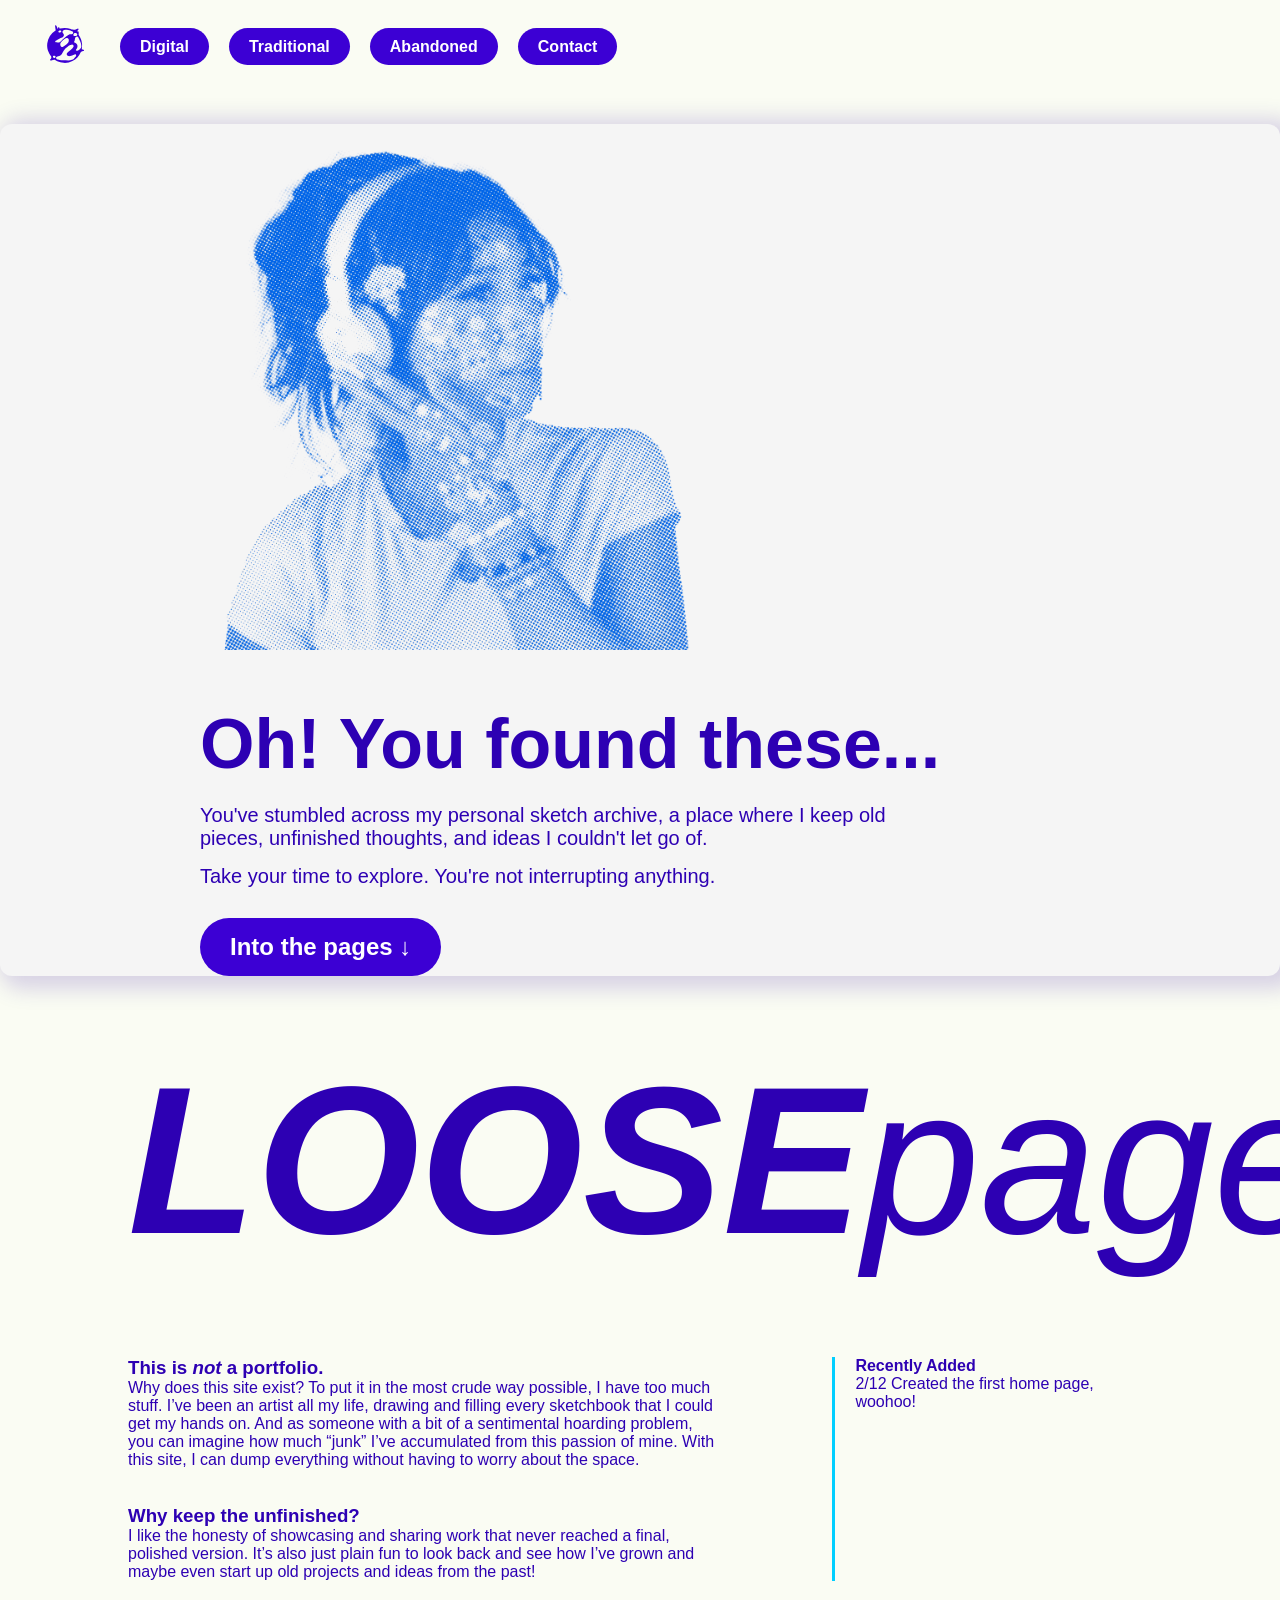
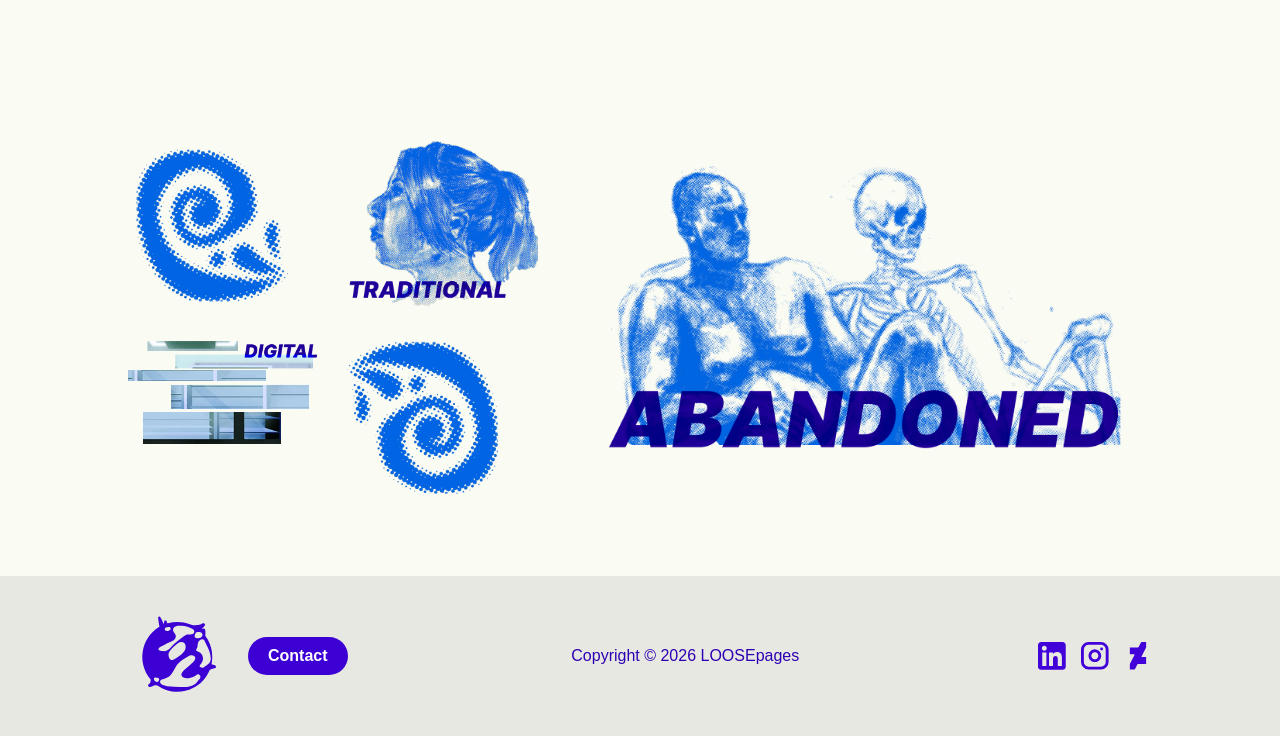
<file: index.html>
<!DOCTYPE html>
<html lang="en">
<head>
    <meta charset="UTF-8">
    <title>LOOSEpages</title>
    <meta name="viewport" content="width=device-width, initial-scale=1.0">
    
<!-- Google tag (gtag.js) -->
<script async src="https://www.googletagmanager.com/gtag/js?id=G-NQSBV1KRGG"></script>
<script>
  window.dataLayer = window.dataLayer || [];
  function gtag(){dataLayer.push(arguments);}
  gtag('js', new Date());

  gtag('config', 'G-NQSBV1KRGG');
</script>
    <link rel="stylesheet" href="loosepagesstyle.css">
    <link rel="icon" type="image/x-icon" href="Favicon.svg">
</head>

<body>

<header class="navbar">
    <div class="nav-container">
       <div class="nav-left">
        <a href="index.html" class="logo">
            <img src="Favicon.svg" alt="Logo">
        </a>

        <nav>
            <ul class="nav-links">
                <li><a href="digitalwork.html">Digital</a></li>
                <li><a href="traditionalwork.html">Traditional</a></li>
                <li><a href="abandoned.html">Abandoned</a></li>
                <li><a href="contact.html">Contact</a></li>
            </ul>
        </nav>
    </div>
    </div>
</header>

<!-- ================= HERO SECTION ================= -->
<section class="hero">
    <div class="hero-content">
        <div class="hero-image">
            <img src="HeroImage.webp" alt="Hero Image">
        </div>

        <div class="hero-text">
            <h1>Oh! You found these...</h1>
            <p>
                You've stumbled across my personal sketch archive,
                a place where I keep old pieces, unfinished thoughts,
                and ideas I couldn't let go of.
            </p>
            <p>Take your time to explore. You're not interrupting anything.</p>
            <a href="#pages" class="cta-button">Into the pages ↓</a>
        </div>
    </div>
  </section>

<!-- ================= TITLE SECTION ================= -->
<section class="title-section">
    <h2 class="big-title">LOOSE<span>pages</span></h2>

    <div class="about-grid">
        <div class="about-text">
            <h3>This is <em>not</em> a portfolio.</h3>
            <p>
             Why does this site exist? To put it in the most crude way possible, I have too
              much stuff. I’ve been an artist all my life, drawing and filling every 
              sketchbook that I could get my hands on. And as someone with a bit of a 
              sentimental hoarding problem, you can imagine how much “junk” I’ve accumulated 
              from this passion of mine. With this site, I can dump everything without having to worry
              about the space.
            </p>
<br><br>
            <h3>Why keep the unfinished?</h3>
            <p>
             I like the honesty of showcasing and sharing work that never reached a final, 
             polished version. It’s also just plain fun to look back and see how I’ve grown
              and maybe even start up old projects and ideas from the past!
            </p>
        </div>

        <div class="recent">
            <h4>Recently Added</h4>
            <p>2/12 Created the first home page, woohoo!</p>
        </div>
    </div>
</section>

<!-- ================= IMAGE GRID ================= -->
<section id="pages" class="image-grid">
    <div class="small-grid">
       <div id="decor-grid"><img src="DECOR.webp" alt="Placeholder"></div>
       <a href="traditionalwork.html"><img src="tradimglink.png" alt="traditionalimglink"></a>  
       <a href="digitalwork.html"><img src="digitalimglink.png" alt="digitalimglink"></a>
       <div id="decor-gridR"><img src="DECOR.webp" alt="Placeholder"></div>
    </div>

    <div class="large-image">
        <a href="abandoned.html"><img src="abandonedimglink.png" alt="Large Placeholder"></a>
    </div>
</section>

</body>

<footer>
    <div class="footer-left">
        <a href="index.html">
            <img src="Favicon.svg" alt="Footer Logo">
        </a>
        <a href="contact.html" class="footer-contact">Contact</a>
    </div>

    <div class="footer-center">
        <p>Copyright © 2026 LOOSEpages</p>
    </div>

    <div class="footer-right">
        <a href="https://www.linkedin.com/in/kaylani-reyes-816a67248"><img src="LI.svg" alt="LinkedIn"></a>
        <a href="https://www.instagram.com/wollypog_/"><img src="IG.svg" alt="Instagram"></a>
        <a href="https://www.deviantart.com/wollypog"><img src="Deviant.svg" alt="deviantart"></a>
    </div>
</footer>
</html>
</file>
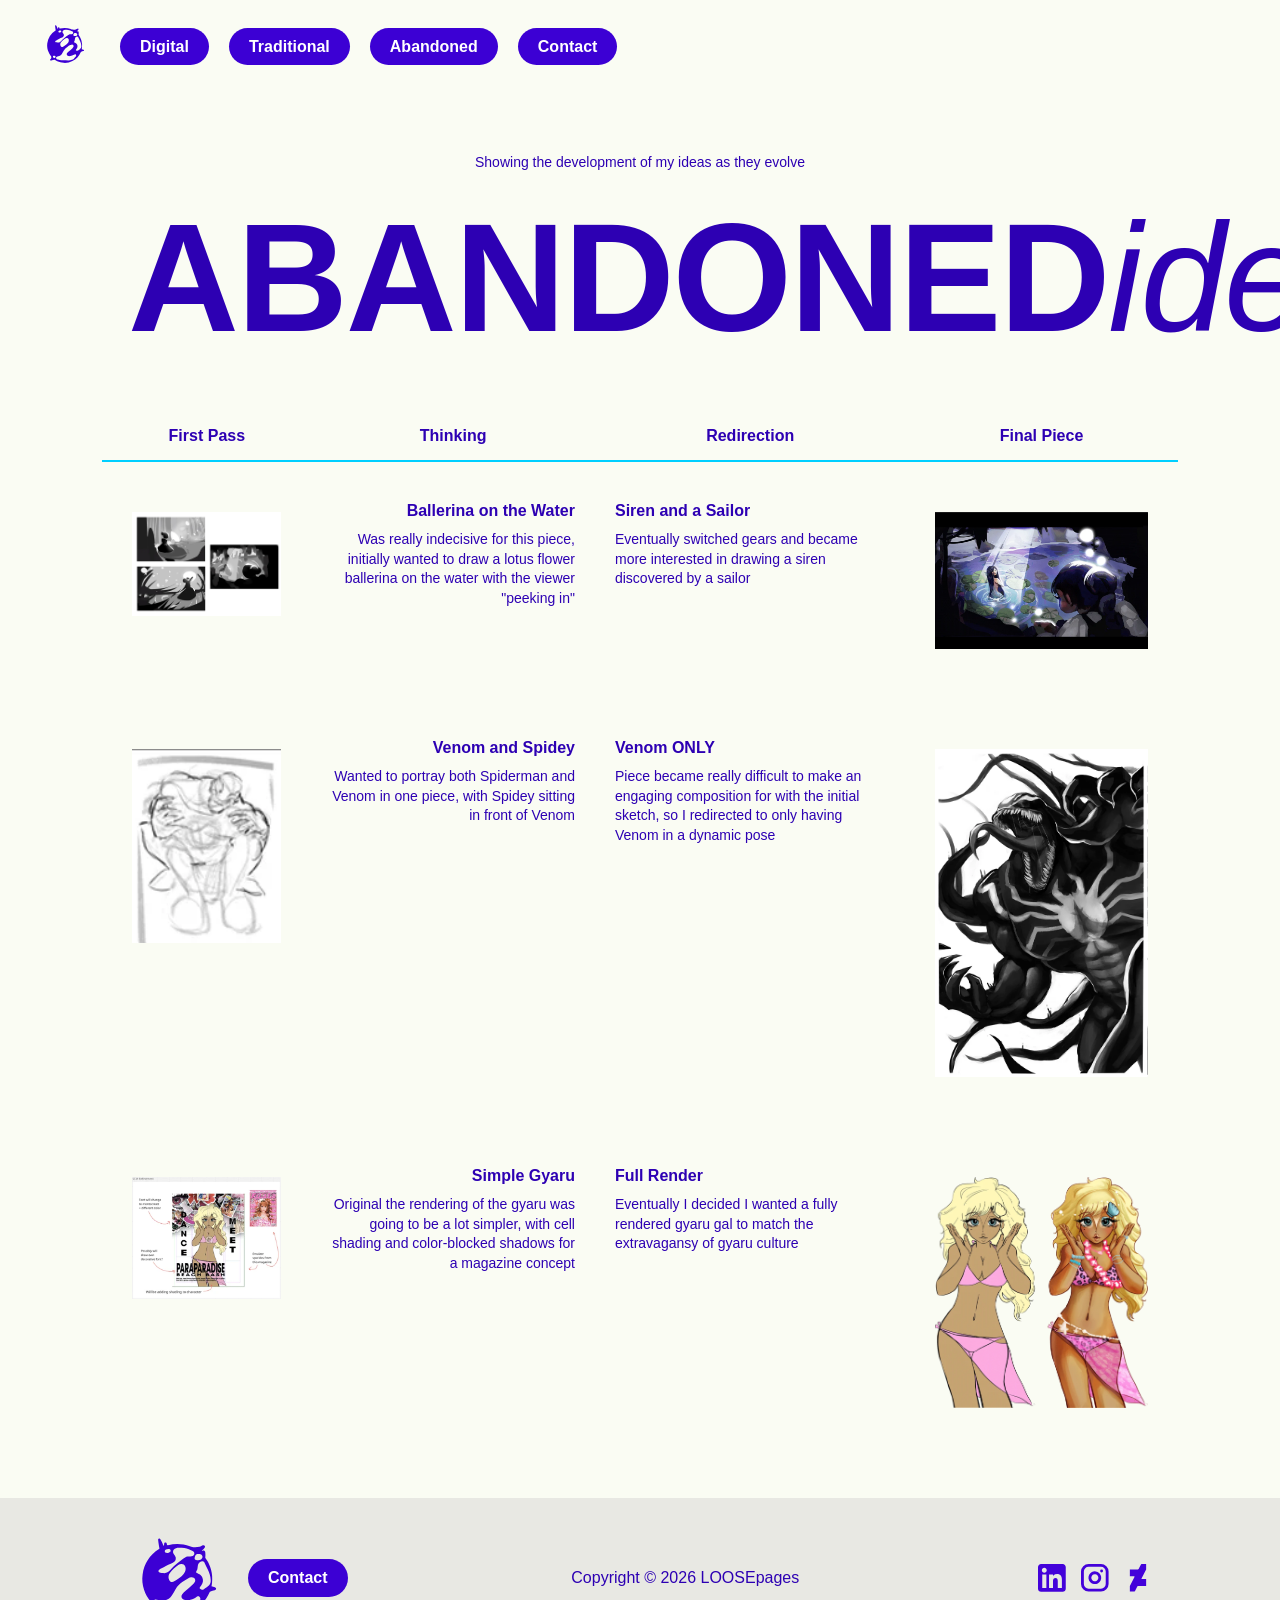
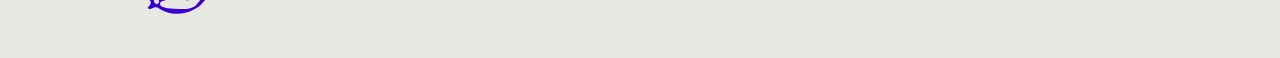
<file: abandoned.html>
<!DOCTYPE html>
<html lang="en">
<head>
    <meta charset="UTF-8">
    <title>Abandoned Ideas</title>
    
<!-- Google tag (gtag.js) -->
<script async src="https://www.googletagmanager.com/gtag/js?id=G-NQSBV1KRGG"></script>
<script>
  window.dataLayer = window.dataLayer || [];
  function gtag(){dataLayer.push(arguments);}
  gtag('js', new Date());

  gtag('config', 'G-NQSBV1KRGG');
</script>
    
    <link rel="stylesheet" href="loosepagesstyle.css">
    <link rel="icon" type="image/x-icon" href="Favicon.svg">
</head>
<body>

<!-- NAV -->
<header class="navbar">
    <div class="nav-container">
       <div class="nav-left">
        <a href="index.html" class="logo">
            <img src="Favicon.svg" alt="Logo">
        </a>

        <nav>
            <ul class="nav-links">
                <li><a href="digitalwork.html">Digital</a></li>
                <li><a href="traditionalwork.html">Traditional</a></li>
                <li><a href="abandoned.html">Abandoned</a></li>
                <li><a href="contact.html">Contact</a></li>
            </ul>
        </nav>
    </div>
    </div>
</header>

<!-- PAGE HEADER -->
<section class="abandoned-header">
    <p class="subtitle">Showing the development of my ideas as they evolve</p>
    <h1 class="abandoned-title">
        ABANDONED<span>ideas</span>
    </h1>
</section>

<!-- MAIN TABLE CONTENT -->
<section class="abandoned-content">
    <table class="ideas-table">

        <thead>
            <tr>
                <th>First Pass</th>
                <th>Thinking</th>
                <th>Redirection</th>
                <th>Final Piece</th>
            </tr>
        </thead>

        <tbody>

            <!-- ROW 1 -->
            <tr>
                <td>
                    <div class="image-box">
                        <img src="Digital/digital (32).webp" alt="">
                    </div>
                </td>

                <td class="text-cellleft">
                    <h4>Ballerina on the Water</h4>
                    <p>Was really indecisive for this piece,
                       initially wanted to draw a lotus flower ballerina on the water
                       with the viewer "peeking in"
                    </p>
                </td>

                <td class="text-cellright">
                    <h4>Siren and a Sailor</h4>
                    <p>Eventually switched gears and became more interested in 
                        drawing a siren discovered by a sailor</p>
                </td>

                <td>
                    <div class="image-box">
                        <img src="Digital/digital (40).webp" alt="">
                    </div>
                </td>
            </tr>

            <!-- ROW 2 -->
            <tr>
                <td>
                    <div class="image-box">
                        <img src="Digital/digital (27).webp" alt="">
                    </div>
                </td>

                <td class="text-cellleft">
                    <h4>Venom and Spidey</h4>
                    <p>Wanted to portray both Spiderman and Venom in one piece, with Spidey
                        sitting in front of Venom
                    </p>
                </td>

                <td class="text-cellright">
                    <h4>Venom ONLY</h4>
                    <p>Piece became really difficult to make an engaging composition for with the initial sketch,
                         so I redirected to only having Venom in a dynamic pose
                    </p>
                </td>

                <td>
                    <div class="image-box">
                        <img src="Digital/digital (20).webp" alt="">
                    </div>
                </td>
            </tr>

            <tr>
                <td>
                    <div class="image-box">
                        <img src="Digital/digital (28).webp" alt="">
                    </div>
                </td>

                <td class="text-cellleft">
                    <h4>Simple Gyaru</h4>
                    <p>Original the rendering of the gyaru was going to be a lot simpler, 
                        with cell shading and color-blocked shadows for a magazine concept
                    </p>
                </td>

                <td class="text-cellright">
                    <h4>Full Render</h4>
                    <p>Eventually I decided I wanted a fully rendered gyaru gal to match the
                        extravagansy of gyaru culture
                    </p>
                </td>

                <td>
                    <div class="image-box">
                        <img src="Digital/digital (2).webp" alt="">
                    </div>
                </td>
            </tr>
            
        </tbody>
    </table>
</section>



</body>

<footer>
    <div class="footer-left">
        <a href="index.html">
            <img src="Favicon.svg" alt="Footer Logo">
        </a>
        <a href="contact.html" class="footer-contact">Contact</a>
    </div>

    <div class="footer-center">
        <p>Copyright © 2026 LOOSEpages</p>
    </div>

    <div class="footer-right">
        <a href="https://www.linkedin.com/in/kaylani-reyes-816a67248"><img src="LI.svg" alt="LinkedIn"></a>
        <a href="https://www.instagram.com/wollypog_/"><img src="IG.svg" alt="Instagram"></a>
        <a href="https://www.deviantart.com/wollypog"><img src="Deviant.svg" alt="deviantart"></a>
    </div>
</footer>
</html>
</file>
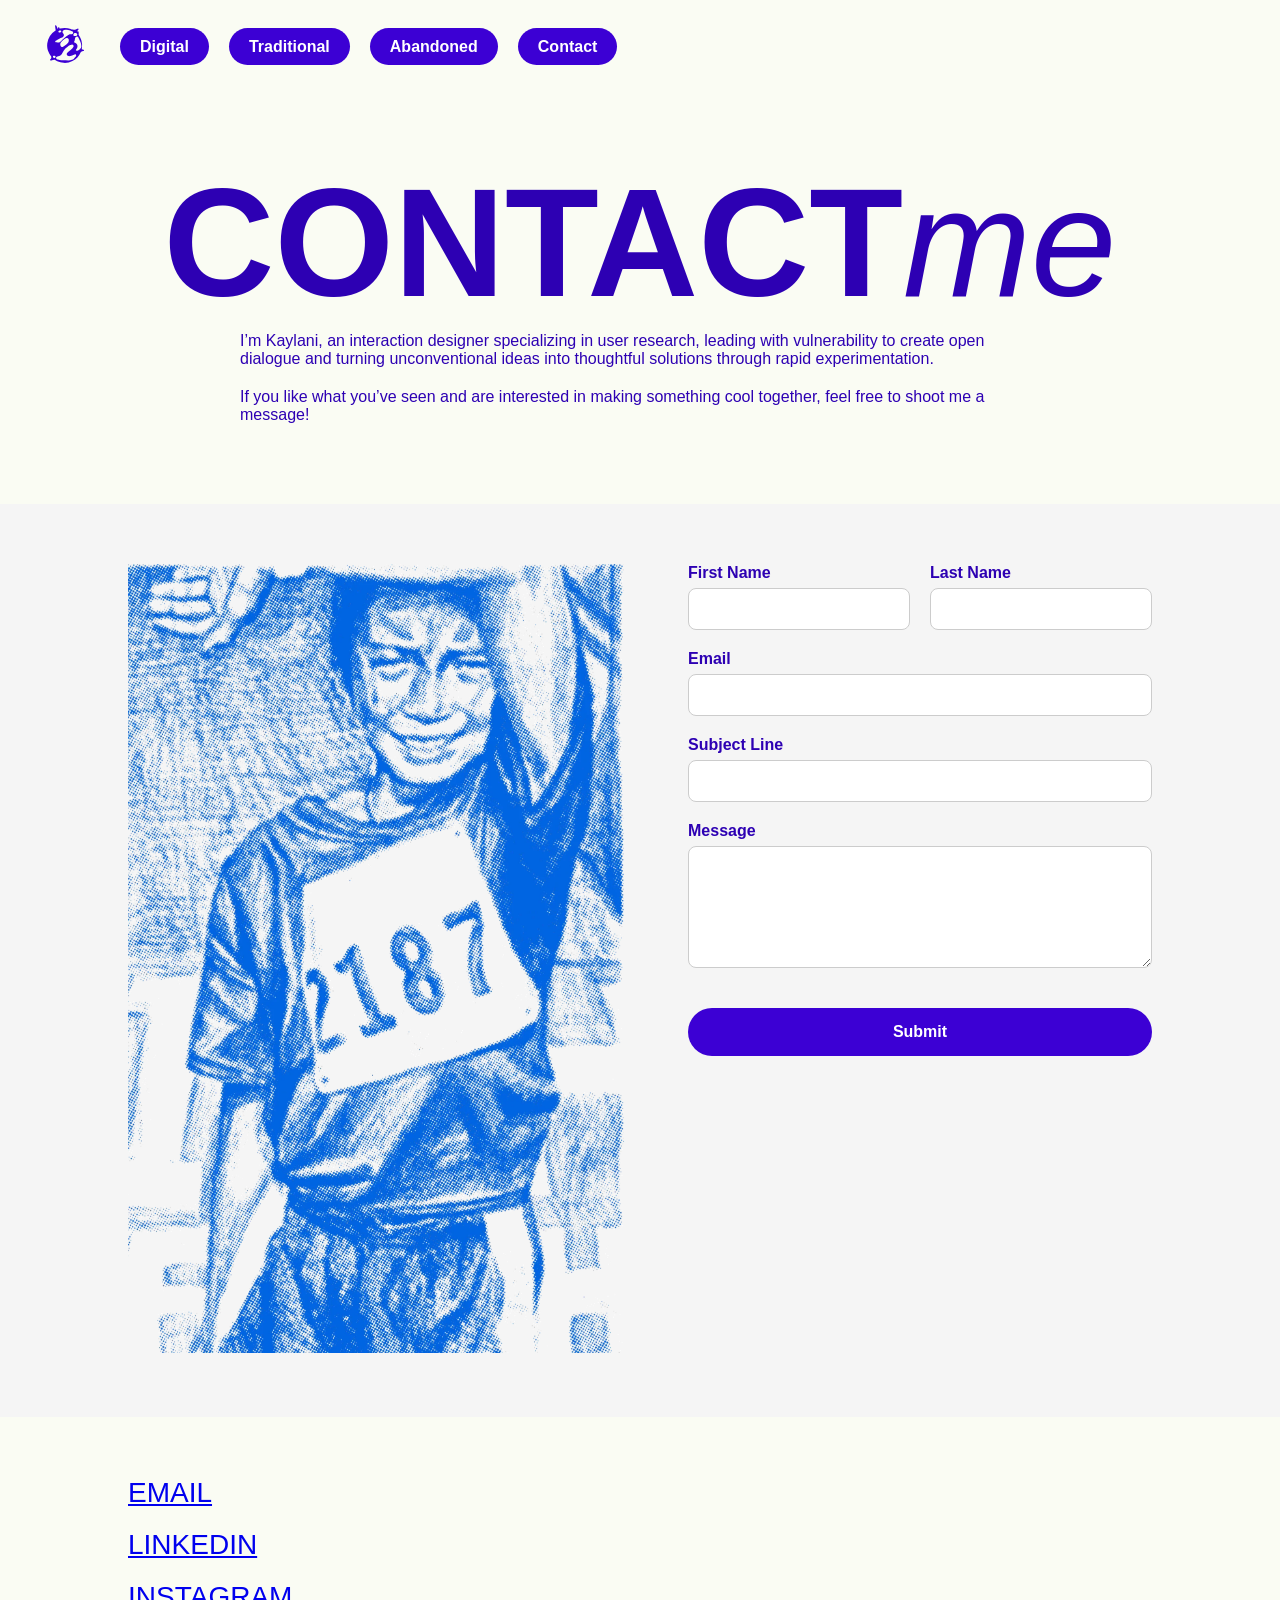
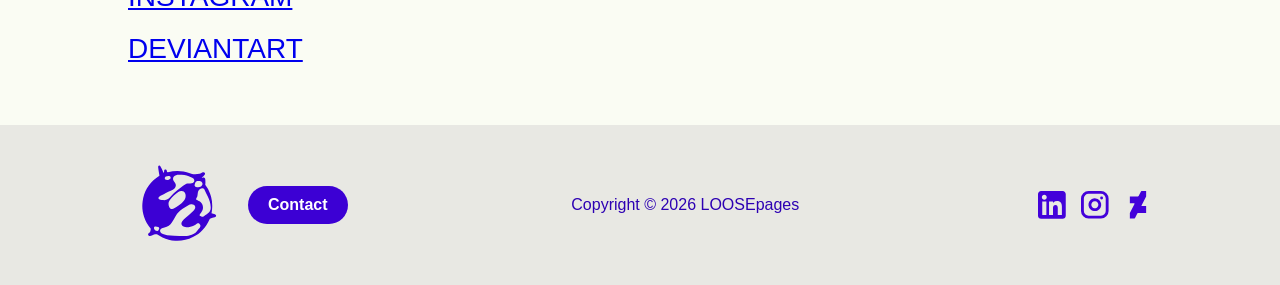
<file: contact.html>
<!DOCTYPE html>
<html lang="en">
<head>
    <meta charset="UTF-8">
    <title>Contact | LOOSEpages</title>
    <meta name="viewport" content="width=device-width, initial-scale=1.0">
    
<!-- Google tag (gtag.js) -->
<script async src="https://www.googletagmanager.com/gtag/js?id=G-NQSBV1KRGG"></script>
<script>
  window.dataLayer = window.dataLayer || [];
  function gtag(){dataLayer.push(arguments);}
  gtag('js', new Date());

  gtag('config', 'G-NQSBV1KRGG');
</script>
    
    <link rel="stylesheet" href="loosepagesstyle.css">
        <link rel="icon" type="image/x-icon" href="Favicon.svg">
</head>
<body>

<!-- ================= HEADER ================= -->
<header class="navbar">
    <div class="nav-container">
        <div class="nav-left">
            <a href="index.html" class="logo">
                <img src="Favicon.svg" alt="Logo">
            </a>

            <ul class="nav-links">
                <li><a href="digitalwork.html">Digital</a></li>
                <li><a href="traditionalwork.html">Traditional</a></li>
                <li><a href="abandoned.html">Abandoned</a></li>
                <li><a href="contact.html">Contact</a></li>
            </ul>
        </div>
    </div>
</header>

<!-- ================= PAGE TITLE ================= -->
<section class="contact-hero">
    <h1 class="contact-title">CONTACT<span>me</span></h1>

    <p class="contact-intro">
        I’m Kaylani, an interaction designer specializing in user research,
        leading with vulnerability to create open dialogue and turning
        unconventional ideas into thoughtful solutions through rapid experimentation.
    </p>

    <p class="contact-intro">
        If you like what you’ve seen and are interested in making something cool together,
        feel free to shoot me a message!
    </p>
</section>

<!-- ================= FORM SECTION ================= -->
<section class="contact-section">

    <div class="contact-image">
        <img src="contacthero.webp" alt="Contact Image">
    </div>

    <div class="contact-form-wrapper">

        <form action="#" method="POST">

            <!-- Required hidden inputs -->
            <input type="hidden" name="_captcha" value="false">
            <input type="hidden" name="_next" value="thankyou.html">

            <div class="name-row">
                <div class="form-group">
                    <label>First Name</label>
                    <input type="text" name="firstName" required>
                </div>

                <div class="form-group">
                    <label>Last Name</label>
                    <input type="text" name="lastName" required>
                </div>
            </div>

            <div class="form-group">
                <label>Email</label>
                <input type="email" name="email" required>
            </div>

            <div class="form-group">
                <label>Subject Line</label>
                <input type="text" name="subject" required>
            </div>

            <div class="form-group">
                <label>Message</label>
                <textarea name="message" rows="6" required></textarea>
            </div>

            <button type="submit" class="submit-btn">Submit</button>

        </form>
    </div>
</section>

<!-- ================= CONTACT LINKS ================= -->
<section class="contact-links">
    <a href="mailto:kaylani.reyes20@gmail.com">EMAIL</a>
    <a href="https://www.linkedin.com/in/kaylani-reyes-816a67248">LINKEDIN</a>
    <a href="https://www.instagram.com/wollypog_/">INSTAGRAM</a>
    <a href="https://www.deviantart.com/wollypog">DEVIANTART</a>
</section>

</body>

<footer>
    <div class="footer-left">
        <a href="index.html">
            <img src="Favicon.svg" alt="Footer Logo">
        </a>
        <a href="contact.html" class="footer-contact">Contact</a>
    </div>

    <div class="footer-center">
        <p>Copyright © 2026 LOOSEpages</p>
    </div>

    <div class="footer-right">
        <a href="https://www.linkedin.com/in/kaylani-reyes-816a67248"><img src="LI.svg" alt="LinkedIn"></a>
        <a href="https://www.instagram.com/wollypog_/"><img src="IG.svg" alt="Instagram"></a>
        <a href="https://www.deviantart.com/wollypog"><img src="Deviant.svg" alt="deviantart"></a>
    </div>
</footer>
</html>
</file>
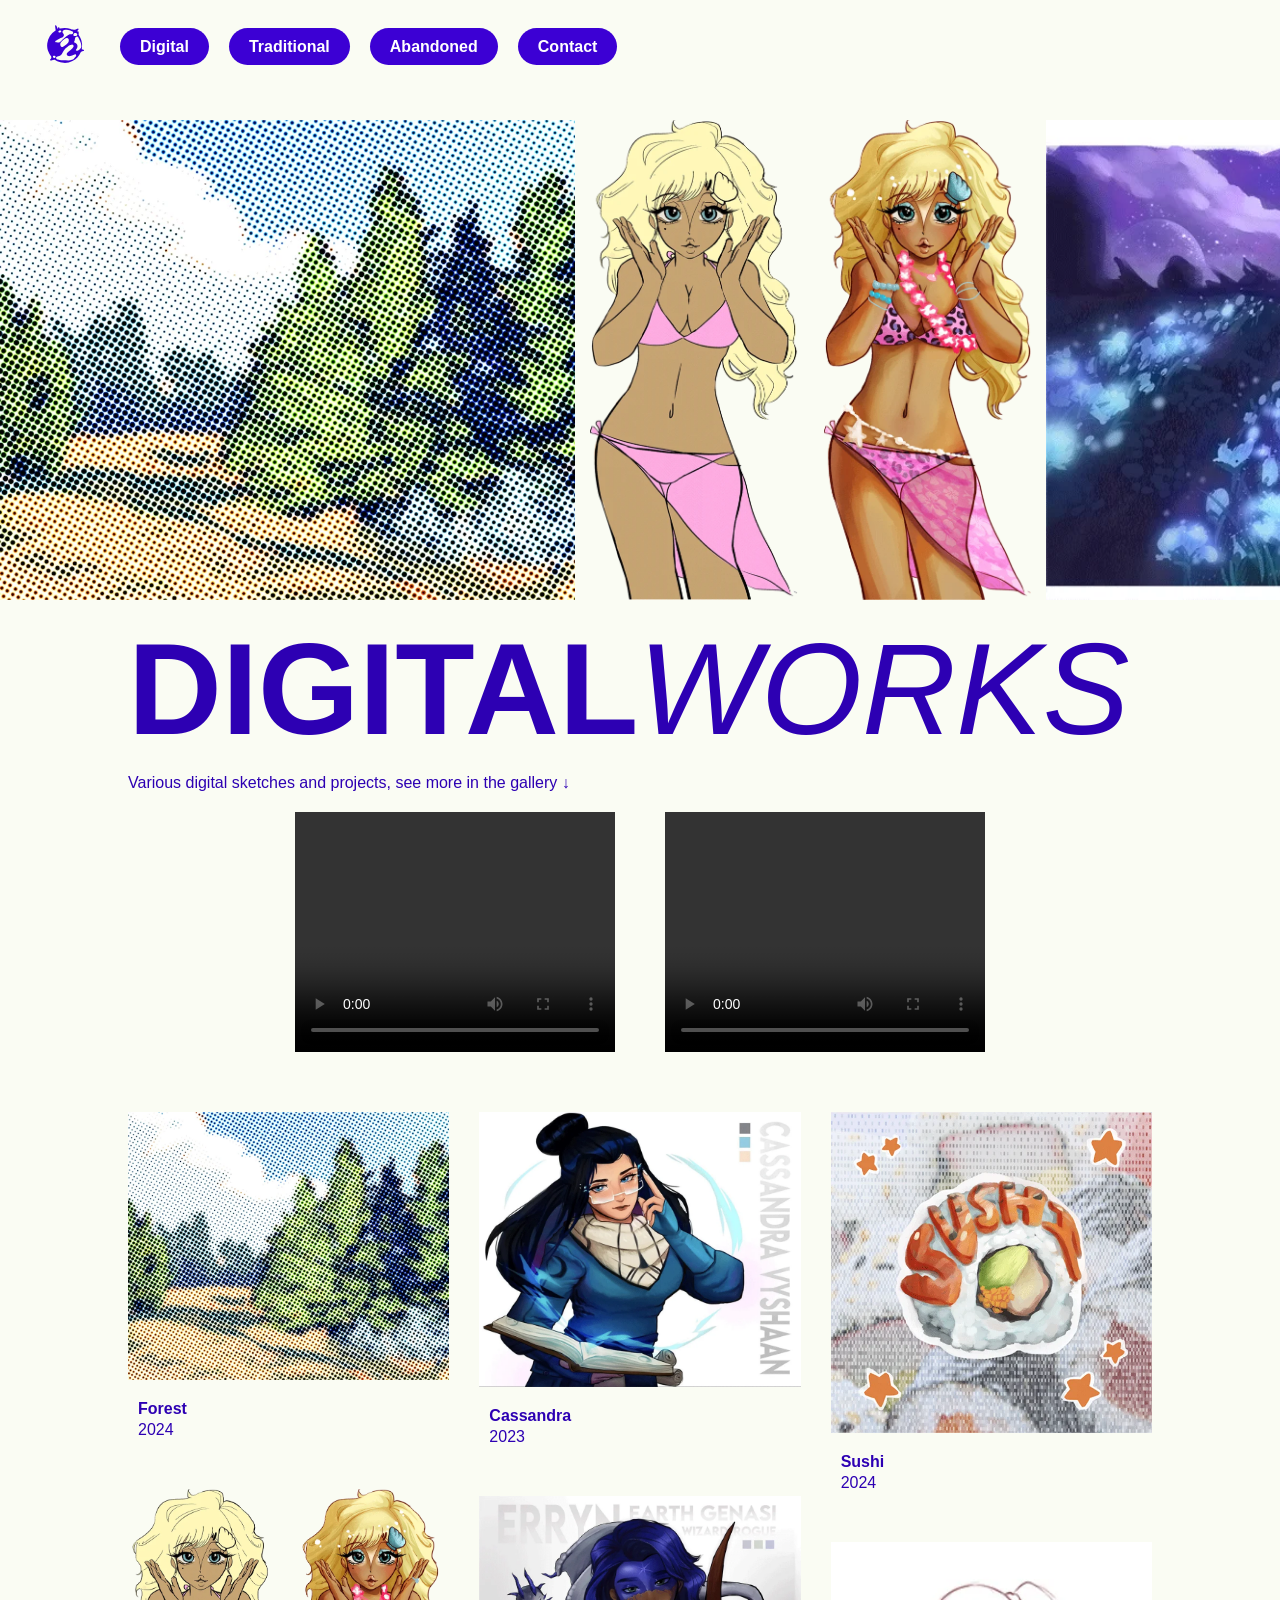
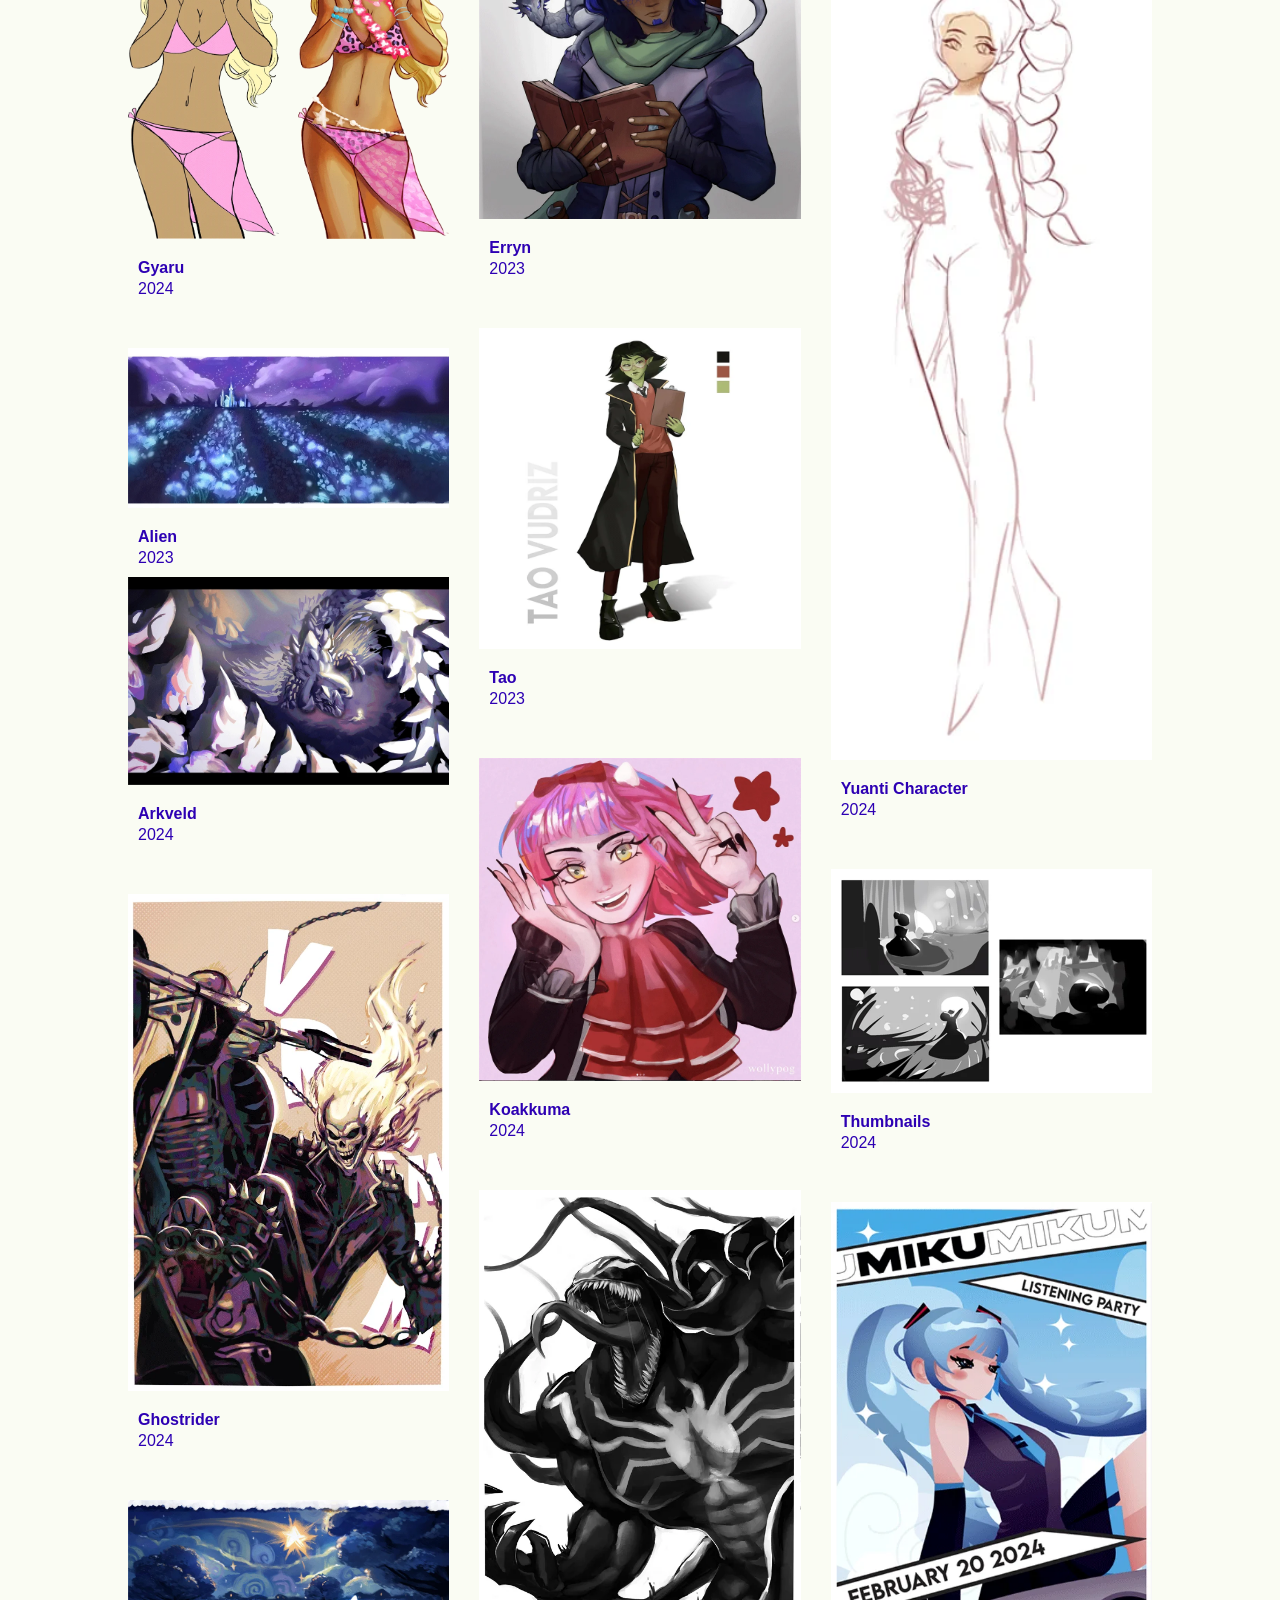
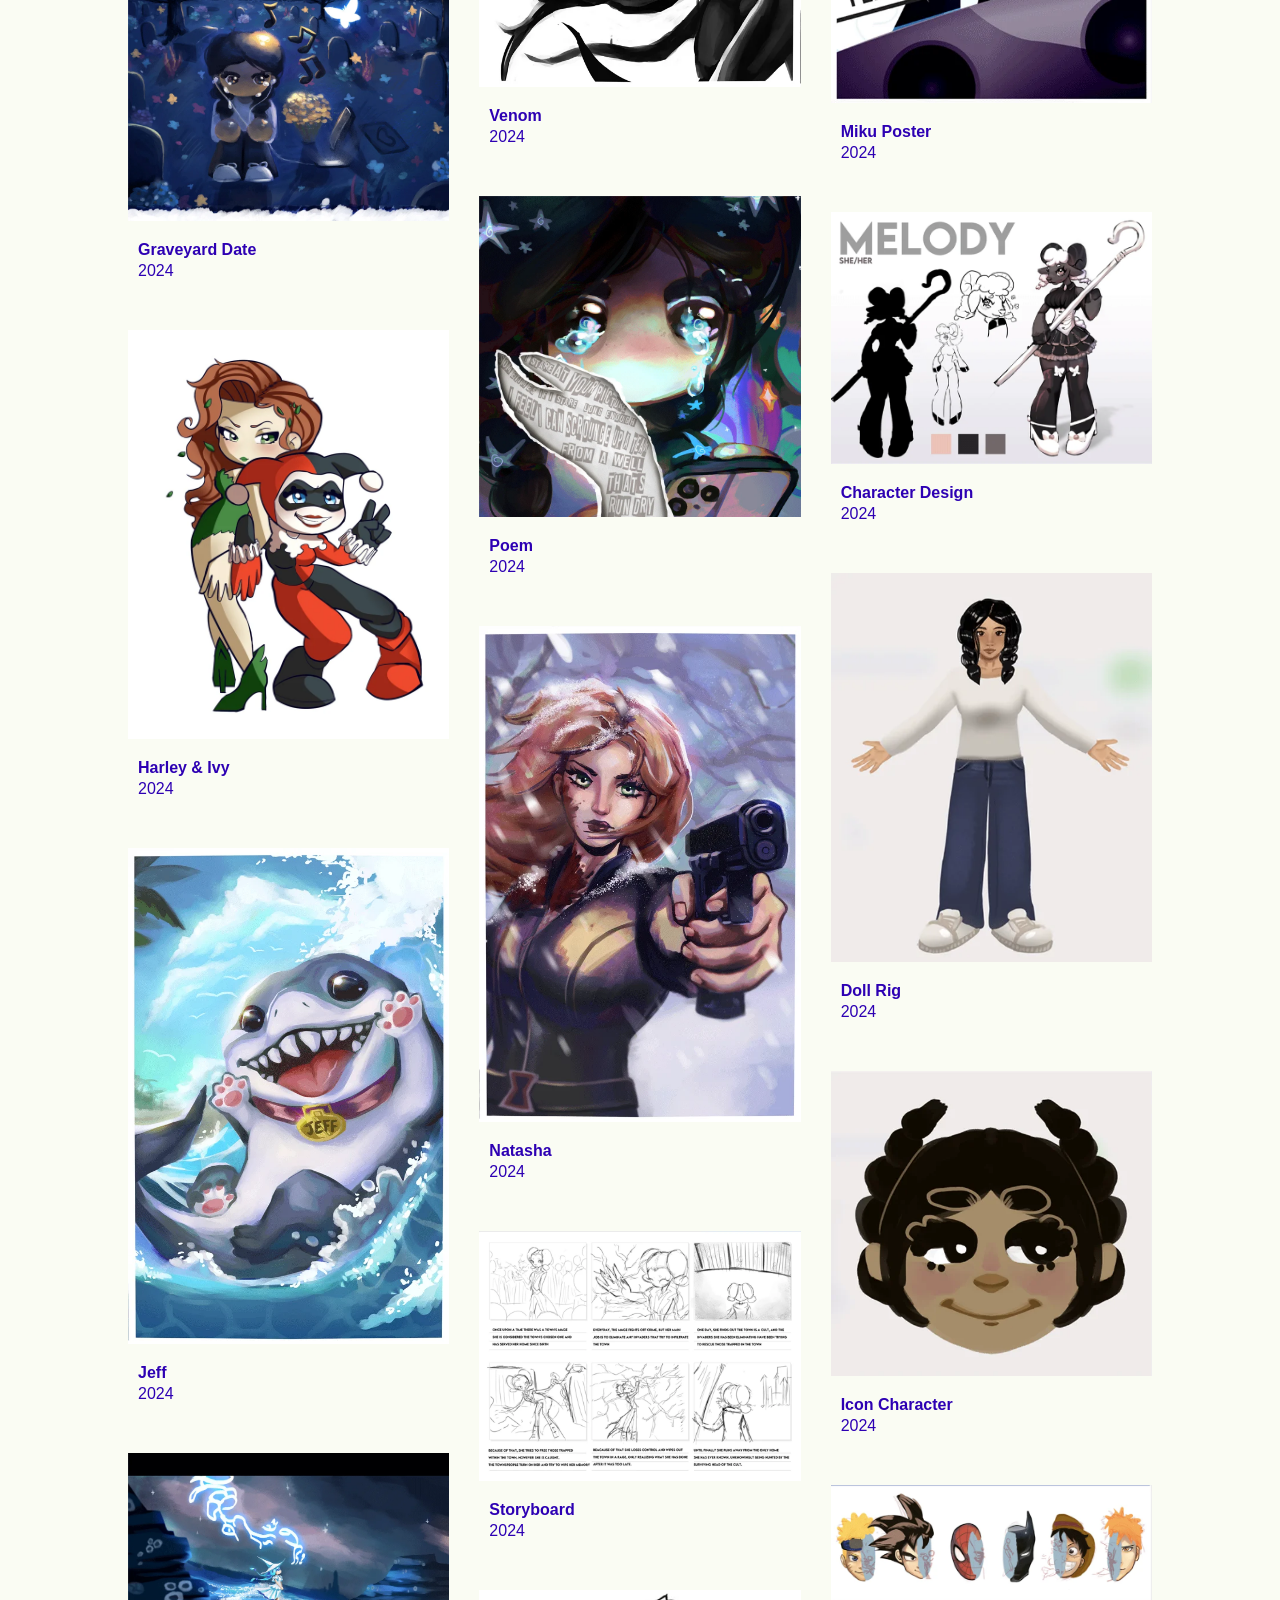
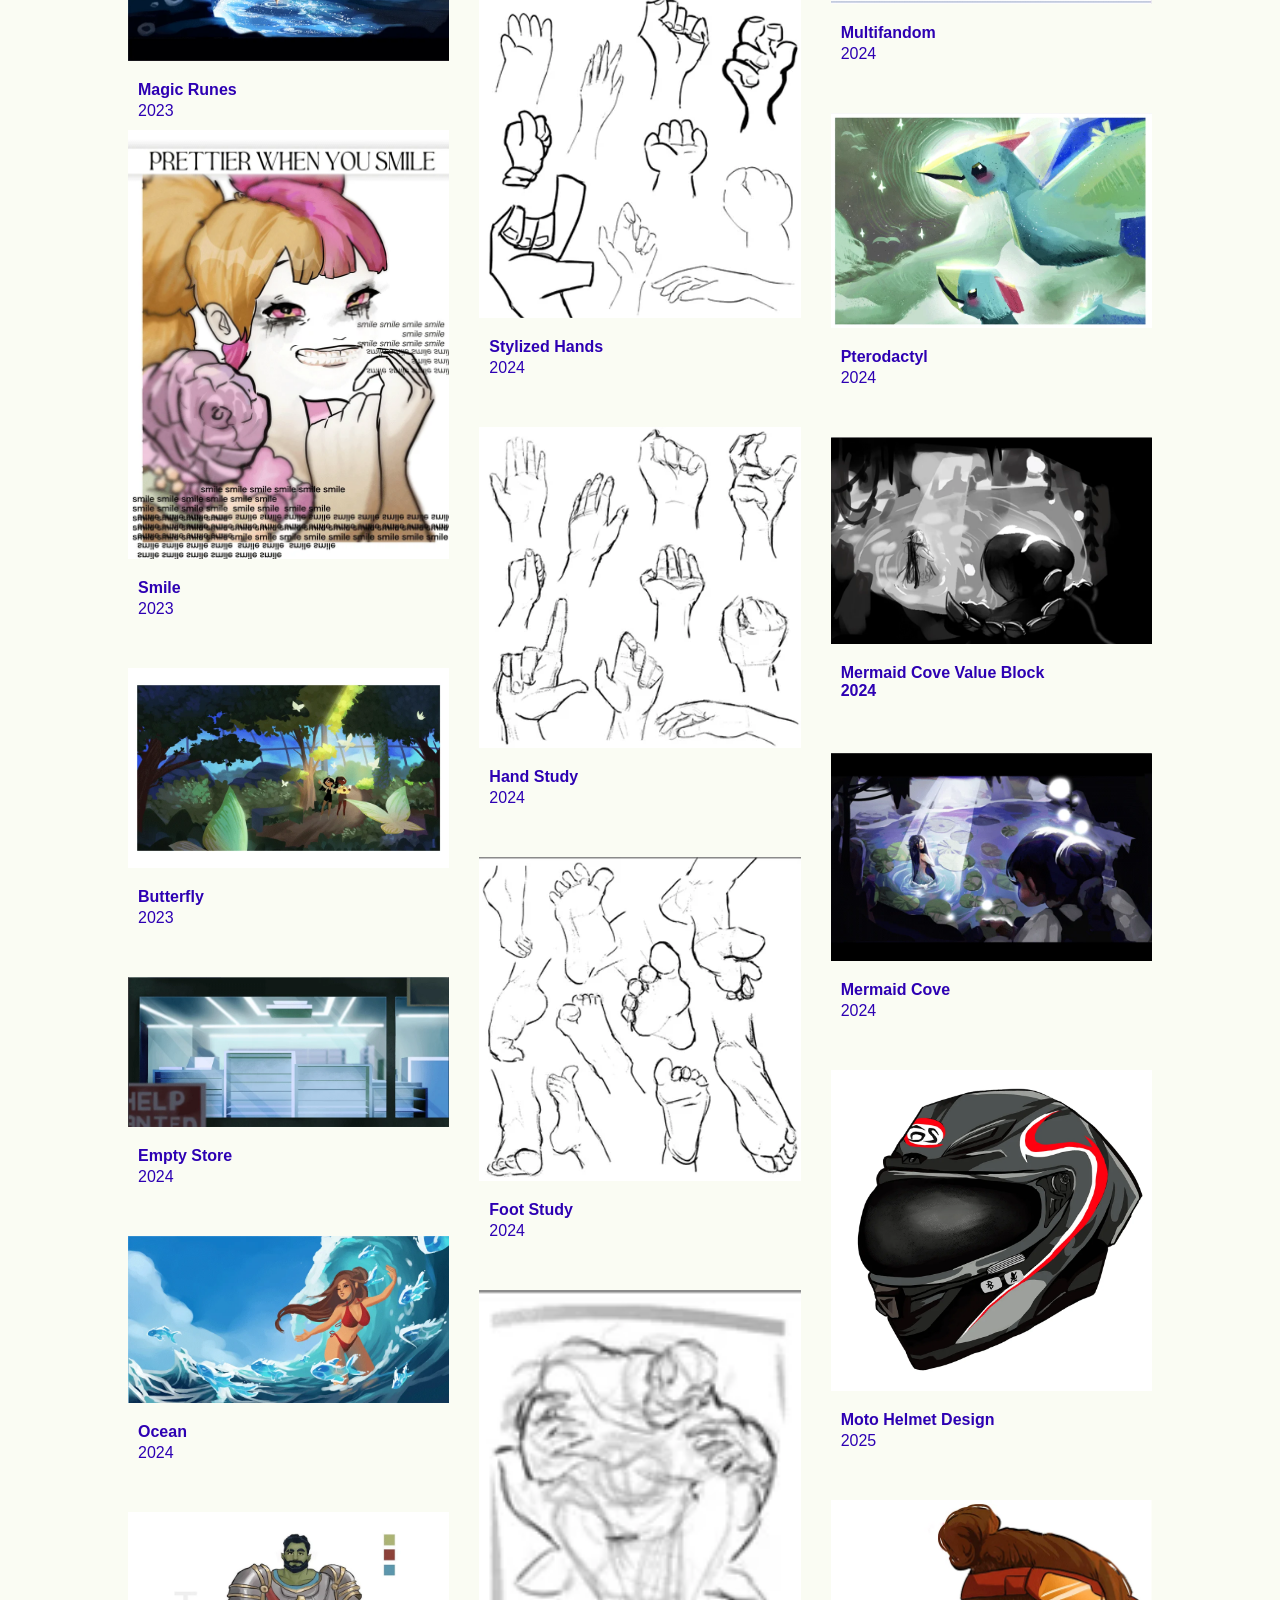
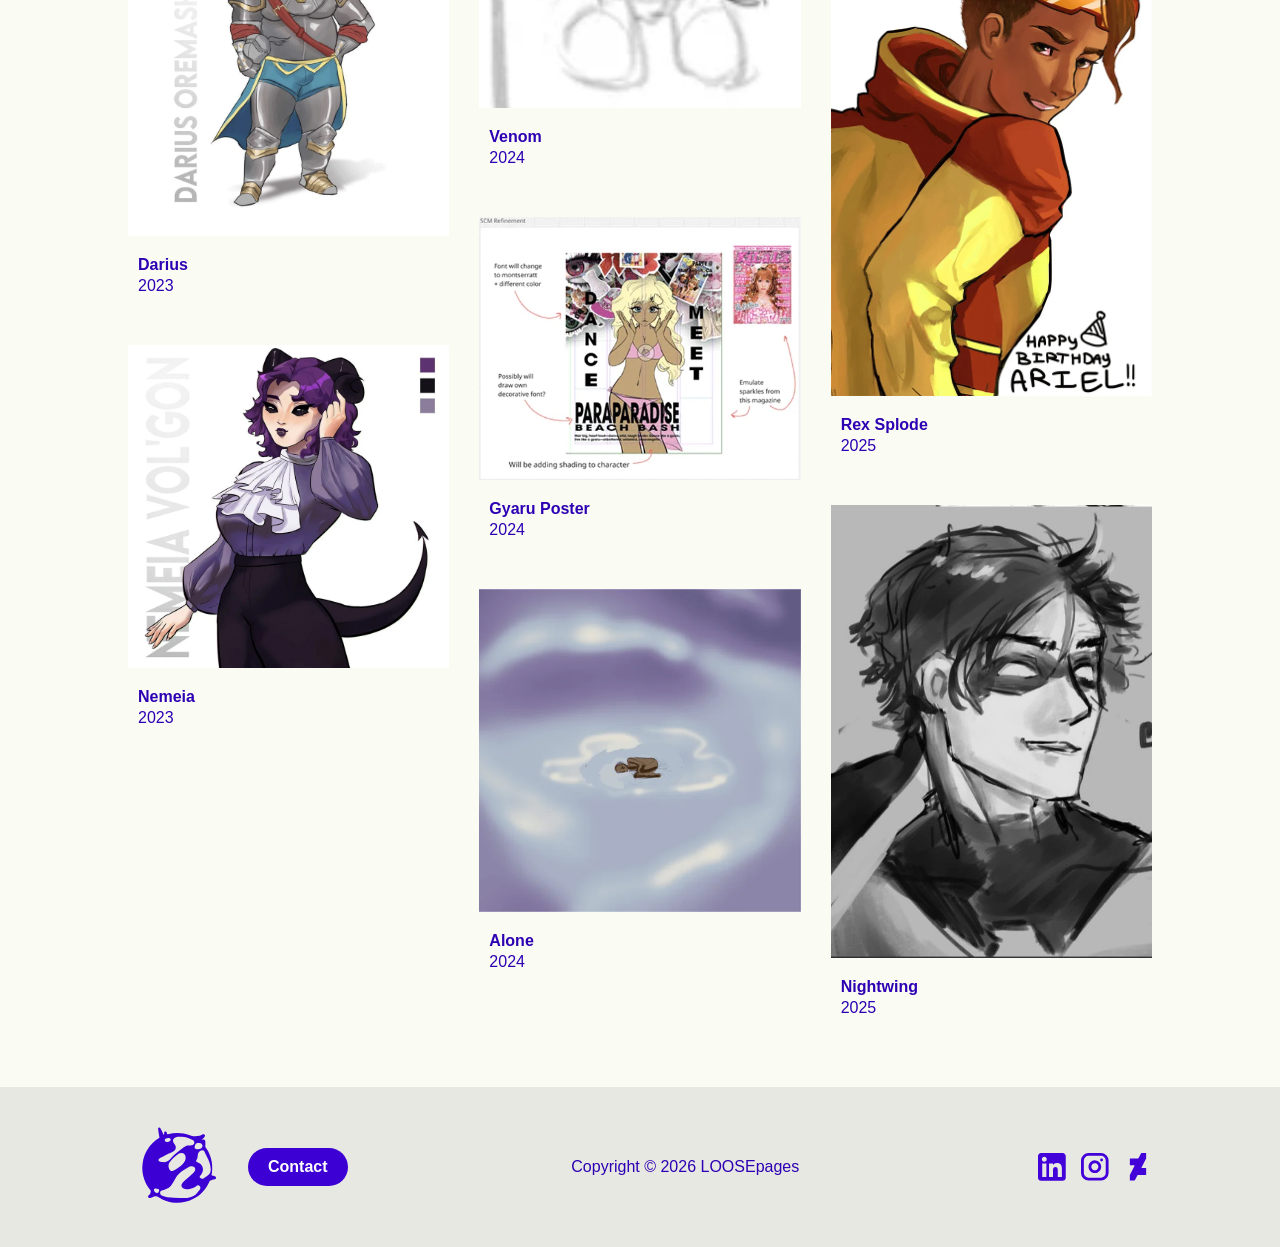
<file: digitalwork.html>
<!DOCTYPE html>
<html lang="en">
<head>
    <meta charset="UTF-8">
    <title>Digital Works | LOOSEpages</title>
    <meta name="viewport" content="width=device-width, initial-scale=1.0">
    
<!-- Google tag (gtag.js) -->
<script async src="https://www.googletagmanager.com/gtag/js?id=G-NQSBV1KRGG"></script>
<script>
  window.dataLayer = window.dataLayer || [];
  function gtag(){dataLayer.push(arguments);}
  gtag('js', new Date());

  gtag('config', 'G-NQSBV1KRGG');
</script>
    
    <link rel="stylesheet" href="loosepagesstyle.css">
        <link rel="icon" type="image/x-icon" href="Favicon.svg">
</head>
<body>

<!-- ================= HEADER ================= -->
<header class="navbar">
    <div class="nav-container">
        <div class="nav-left">
            <a href="index.html" class="logo">
                <img src="Favicon.svg" alt="Logo">
            </a>
            <ul class="nav-links">
                <li><a href="digitalwork.html">Digital</a></li>
                <li><a href="traditionalwork.html">Traditional</a></li>
                <li><a href="abandoned.html">Abandoned</a></li>
                <li><a href="contact.html">Contact</a></li>
            </ul>
        </div>
    </div>
</header>

<!-- ================= CAROUSEL ================= -->
<div class="carousel">
    <div class="carousel-trackdigital">
  
         <div class="carousel-item">
                <img src="Digital/digital (1).webp" alt="">
            </div>

            <div class="carousel-item">
                <img src="Digital/digital (2).webp" alt="">
            </div>

            <div class="carousel-item">
                <img src="Digital/digital (3).webp" alt="">
            </div>
            
            <div class="carousel-item">
            <img src="Digital/digital (4).webp" alt="">
        </div>

        <div class="carousel-item">
            <img src="Digital/digital (5).webp" alt="">
        </div>

        <div class="carousel-item">
            <img src="Digital/digital (6).webp" alt="">
        </div>

        <div class="carousel-item">
            <img src="Digital/digital (7).webp" alt="">
        </div>

        <div class="carousel-item">
            <img src="Digital/digital (8).webp" alt="">
        </div>

        <div class="carousel-item">
            <img src="Digital/digital (9).webp" alt="">
        </div>

        <div class="carousel-item">
            <img src="Digital/digital (10).webp" alt="">
        </div>

        <div class="carousel-item">
            <img src="Digital/digital (11).webp" alt="">
        </div>

        <div class="carousel-item">
            <img src="Digital/digital (12).webp" alt="">
        </div>

        <div class="carousel-item">
            <img src="Digital/digital (13).webp" alt="">
        </div>

        <div class="carousel-item">
            <img src="Digital/digital (14).webp" alt="">
        </div>

        <div class="carousel-item">
            <img src="Digital/digital (15).webp" alt="">
        </div>

        <div class="carousel-item">
            <img src="Digital/digital (16).webp" alt="">
        </div>

        <div class="carousel-item">
            <img src="Digital/digital (17).webp" alt="">
        </div>

        <div class="carousel-item">
            <img src="Digital/digital (18).webp" alt="">
        </div>

        <div class="carousel-item">
            <img src="Digital/digital (19).webp" alt="">
        </div>

        <div class="carousel-item">
            <img src="Digital/digital (20).webp" alt="">
        </div>

        <div class="carousel-item">
            <img src="Digital/digital (21).webp" alt="">
        </div>

        <div class="carousel-item">
            <img src="Digital/digital (22).webp" alt="">
        </div>

        <div class="carousel-item">
            <img src="Digital/digital (23).webp" alt="">
        </div>

        <div class="carousel-item">
            <img src="Digital/digital (24).webp" alt="">
        </div>

        <div class="carousel-item">
            <img src="Digital/digital (25).webp" alt="">
        </div>

        <div class="carousel-item">
            <img src="Digital/digital (26).webp" alt="">
        </div>

        <div class="carousel-item">
            <img src="Digital/digital (27).webp" alt="">
        </div>

        <div class="carousel-item">
            <img src="Digital/digital (28).webp" alt="">
        </div>

        <div class="carousel-item">
            <img src="Digital/digital (29).webp" alt="">
        </div>

        <div class="carousel-item">
            <img src="Digital/digital (30).webp" alt="">
        </div>

        <div class="carousel-item">
            <img src="Digital/digital (31).webp" alt="">
        </div>

        <div class="carousel-item">
            <img src="Digital/digital (32).webp" alt="">
        </div>

        <div class="carousel-item">
            <img src="Digital/digital (33).webp" alt="">
        </div>

        <div class="carousel-item">
            <img src="Digital/digital (34).webp" alt="">
        </div>

        <div class="carousel-item">
            <img src="Digital/digital (35).webp" alt="">
        </div>

        <div class="carousel-item">
            <img src="Digital/digital (36).webp" alt="">
        </div>

        <div class="carousel-item">
            <img src="Digital/digital (37).webp" alt="">
        </div>

        <div class="carousel-item">
            <img src="Digital/digital (38).webp" alt="">
        </div>

        <div class="carousel-item">
            <img src="Digital/digital (39).webp" alt="">
        </div>

        <div class="carousel-item">
            <img src="Digital/digital (40).webp" alt="">
        </div>

        <div class="carousel-item">
            <img src="Digital/digital (41).webp" alt="">
        </div>

        <div class="carousel-item">
            <img src="Digital/digital (42).webp" alt="">
        </div>

        <div class="carousel-item">
            <img src="Digital/digital (43).webp" alt="">
        </div>

    </div>
    </div>
<!-- ================= PAGE TITLE ================= -->
<section class="gallery-title-section">
    <h1 class="gallery-title">DIGITAL<span>WORKS</span></h1>
    <p class="gallery-sub">Various digital sketches and projects, see more in the gallery ↓</p>
</section>

<!-- ================= ANIMATION ================= -->
<div class="video">
<video width="320" height="240" controls>
    <source src="Animation 1.mp4" type="video/mp4">
</video>
<video width="320" height="240" controls>
    <source src="Animation 2.mp4" type="video/mp4">
</video>
</div>

<!-- ================= MASONRY GALLERY ================= -->
<section class="masonry-gallery">

    <div class="gallery-item">
        <img src="Digital/digital (1).webp">
        <div class="gallery-meta">
            <h4>Forest</h4>
            <p>2024</p>
        </div>
    </div>

    <div class="gallery-item">
        <img src="Digital/digital (2).webp">
        <div class="gallery-meta">
            <h4>Gyaru</h4>
            <p>2024</p>
        </div>
    </div>

    <div class="gallery-item">
        <img src="Digital/digital (3).webp">
        <div class="gallery-meta">
            <h4>Alien</h4>
            <p>2023</p>
        </div>
            <div class="gallery-item">
        <img src="Digital/digital (4).webp">
        <div class="gallery-meta">
            <h4>Arkveld</h4>
            <p>2024</p>
        </div>
    </div>

    <div class="gallery-item">
        <img src="Digital/digital (5).webp">
        <div class="gallery-meta">
            <h4>Ghostrider</h4>
            <p>2024</p>
        </div>
    </div>

    <div class="gallery-item">
        <img src="Digital/digital (6).webp">
        <div class="gallery-meta">
            <h4>Graveyard Date</h4>
            <p>2024</p>
        </div>
    </div>

        <div class="gallery-item">
        <img src="Digital/digital (7).webp">
        <div class="gallery-meta">
            <h4>Harley & Ivy</h4>
            <p>2024</p>
        </div>
    </div>

    <div class="gallery-item">
        <img src="Digital/digital (8).webp">
        <div class="gallery-meta">
            <h4>Jeff</h4>
            <p>2024</p>
        </div>
    </div>

    <div class="gallery-item">
        <img src="Digital/digital (9).webp">
        <div class="gallery-meta">
            <h4>Magic Runes</h4>
            <p>2023</p>
        </div>
<div class="gallery-item">
    <img src="Digital/digital (10).webp">
    <div class="gallery-meta">
        <h4>Smile</h4>
        <p>2023</p>
    </div>
</div>
<div class="gallery-item">
    <img src="Digital/digital (11).webp">
    <div class="gallery-meta">
        <h4>Butterfly</h4>
        <p>2023</p>
    </div>
</div>
<div class="gallery-item">
    <img src="Digital/digital (12).webp">
    <div class="gallery-meta">
        <h4>Empty Store</h4>
        <p>2024</p>
    </div>
</div>
<div class="gallery-item">
    <img src="Digital/digital (13).webp">
    <div class="gallery-meta">
        <h4>Ocean</h4>
        <p>2024</p>
    </div>
</div>
<div class="gallery-item">
    <img src="Digital/digital (14).webp">
    <div class="gallery-meta">
        <h4>Darius</h4>
        <p>2023</p>
    </div>
</div>
<div class="gallery-item">
    <img src="Digital/digital (15).webp">
    <div class="gallery-meta">
        <h4>Nemeia</h4>
        <p>2023</p>
    </div>
</div>
<div class="gallery-item">
    <img src="Digital/digital (16).webp">
    <div class="gallery-meta">
        <h4>Cassandra</h4>
        <p>2023</p>
    </div>
</div>
<div class="gallery-item">
    <img src="Digital/digital (17).webp">
    <div class="gallery-meta">
        <h4>Erryn</h4>
        <p>2023</p>
    </div>
</div>
<div class="gallery-item">
    <img src="Digital/digital (18).webp">
    <div class="gallery-meta">
        <h4>Tao</h4>
        <p>2023</p>
    </div>
</div>
<div class="gallery-item">
    <img src="Digital/digital (19).webp">
    <div class="gallery-meta">
        <h4>Koakkuma</h4>
        <p>2024</p>
    </div>
</div>
<div class="gallery-item">
    <img src="Digital/digital (20).webp">
    <div class="gallery-meta">
        <h4>Venom</h4>
        <p>2024</p>
    </div>
</div>
<div class="gallery-item">
    <img src="Digital/digital (21).webp">
    <div class="gallery-meta">
        <h4>Poem</h4>
        <p>2024</p>
    </div>
</div>
<div class="gallery-item">
    <img src="Digital/digital (22).webp">
    <div class="gallery-meta">
        <h4>Natasha</h4>
        <p>2024</p>
    </div>
</div>
<div class="gallery-item">
    <img src="Digital/digital (23).webp">
    <div class="gallery-meta">
        <h4>Storyboard</h4>
        <p>2024</p>
    </div>
</div>
<div class="gallery-item">
    <img src="Digital/digital (24).webp">
    <div class="gallery-meta">
        <h4>Stylized Hands</h4>
        <p>2024</p>
    </div>
</div>
<div class="gallery-item">
    <img src="Digital/digital (25).webp">
    <div class="gallery-meta">
        <h4>Hand Study</h4>
        <p>2024</p>
    </div>
</div>
<div class="gallery-item">
    <img src="Digital/digital (26).webp">
    <div class="gallery-meta">
        <h4>Foot Study</h4>
        <p>2024</p>
    </div>
</div>
<div class="gallery-item">
    <img src="Digital/digital (27).webp">
    <div class="gallery-meta">
        <h4>Venom</h4>
        <p>2024</p>
    </div>
</div>
<div class="gallery-item">
    <img src="Digital/digital (28).webp">
    <div class="gallery-meta">
        <h4>Gyaru Poster</h4>
        <p>2024</p>
    </div>
</div>
<div class="gallery-item">
    <img src="Digital/digital (29).webp">
    <div class="gallery-meta">
        <h4>Alone</h4>
        <p>2024</p>
    </div>
</div>
<div class="gallery-item">
    <img src="Digital/digital (30).webp">
    <div class="gallery-meta">
        <h4>Sushi</h4>
        <p>2024</p>
    </div>
</div>
<div class="gallery-item">
    <img src="Digital/digital (31).webp">
    <div class="gallery-meta">
        <h4>Yuanti Character</h4>
        <p>2024</p>
    </div>
</div>
<div class="gallery-item">
    <img src="Digital/digital (32).webp">
    <div class="gallery-meta">
        <h4>Thumbnails</h4>
        <p>2024</p>
    </div>
</div>
<div class="gallery-item">
    <img src="Digital/digital (33).webp">
    <div class="gallery-meta">
        <h4>Miku Poster</h4>
        <p>2024</p>
    </div>
</div>
<div class="gallery-item">
    <img src="Digital/digital (34).webp">
    <div class="gallery-meta">
        <h4>Character Design</h4>
        <p>2024</p>
    </div>
</div>
<div class="gallery-item">
    <img src="Digital/digital (35).webp">
    <div class="gallery-meta">
        <h4>Doll Rig</h4>
        <p>2024</p>
    </div>
</div>
<div class="gallery-item">
    <img src="Digital/digital (36).webp">
    <div class="gallery-meta">
        <h4>Icon Character</h4>
        <p>2024</p>
    </div>
</div>
<div class="gallery-item">
    <img src="Digital/digital (37).webp">
    <div class="gallery-meta">
        <h4>Multifandom</h4>
        <p>2024</p>
    </div>
</div>
<div class="gallery-item">
    <img src="Digital/digital (38).webp">
    <div class="gallery-meta">
        <h4>Pterodactyl</h4>
        <p>2024</p>
    </div>
</div>
<div class="gallery-item">
    <img src="Digital/digital (39).webp">
    <div class="gallery-meta">
        <h4>Mermaid Cove Value Block
        <p>2024</p>
    </div>
</div>
<div class="gallery-item">
    <img src="Digital/digital (40).webp">
    <div class="gallery-meta">
        <h4>Mermaid Cove</h4>
        <p>2024</p>
    </div>
</div>
<div class="gallery-item">
    <img src="Digital/digital (41).webp">
    <div class="gallery-meta">
        <h4>Moto Helmet Design</h4>
        <p>2025</p>
    </div>
</div>
<div class="gallery-item">
    <img src="Digital/digital (42).webp">
    <div class="gallery-meta">
        <h4>Rex Splode</h4>
        <p>2025</p>
    </div>
</div>
<div class="gallery-item">
    <img src="Digital/digital (43).webp">
    <div class="gallery-meta">
        <h4>Nightwing</h4>
        <p>2025</p>
    </div>
</div>
</section>

<script>
const items = document.querySelectorAll('.carousel-item');
const next = document.querySelector('.next');
const prev = document.querySelector('.prev');

let index = 0;

function updateCarousel() {
    items.forEach(item => item.classList.remove('active'));
    items[index].classList.add('active');
}

next.addEventListener('click', () => {
    index = (index + 1) % items.length;
    updateCarousel();
});

prev.addEventListener('click', () => {
    index = (index - 1 + items.length) % items.length;
    updateCarousel();
});
</script>

</body>
<footer>
    <div class="footer-left">
        <a href="index.html">
            <img src="Favicon.svg" alt="Footer Logo">
        </a>
        <a href="contact.html" class="footer-contact">Contact</a>
    </div>

    <div class="footer-center">
        <p>Copyright © 2026 LOOSEpages</p>
    </div>

    <div class="footer-right">
        <a href="https://www.linkedin.com/in/kaylani-reyes-816a67248"><img src="LI.svg" alt="LinkedIn"></a>
        <a href="https://www.instagram.com/wollypog_/"><img src="IG.svg" alt="Instagram"></a>
        <a href="https://www.deviantart.com/wollypog"><img src="Deviant.svg" alt="deviantart"></a>
    </div>
</footer>
</html>
</file>
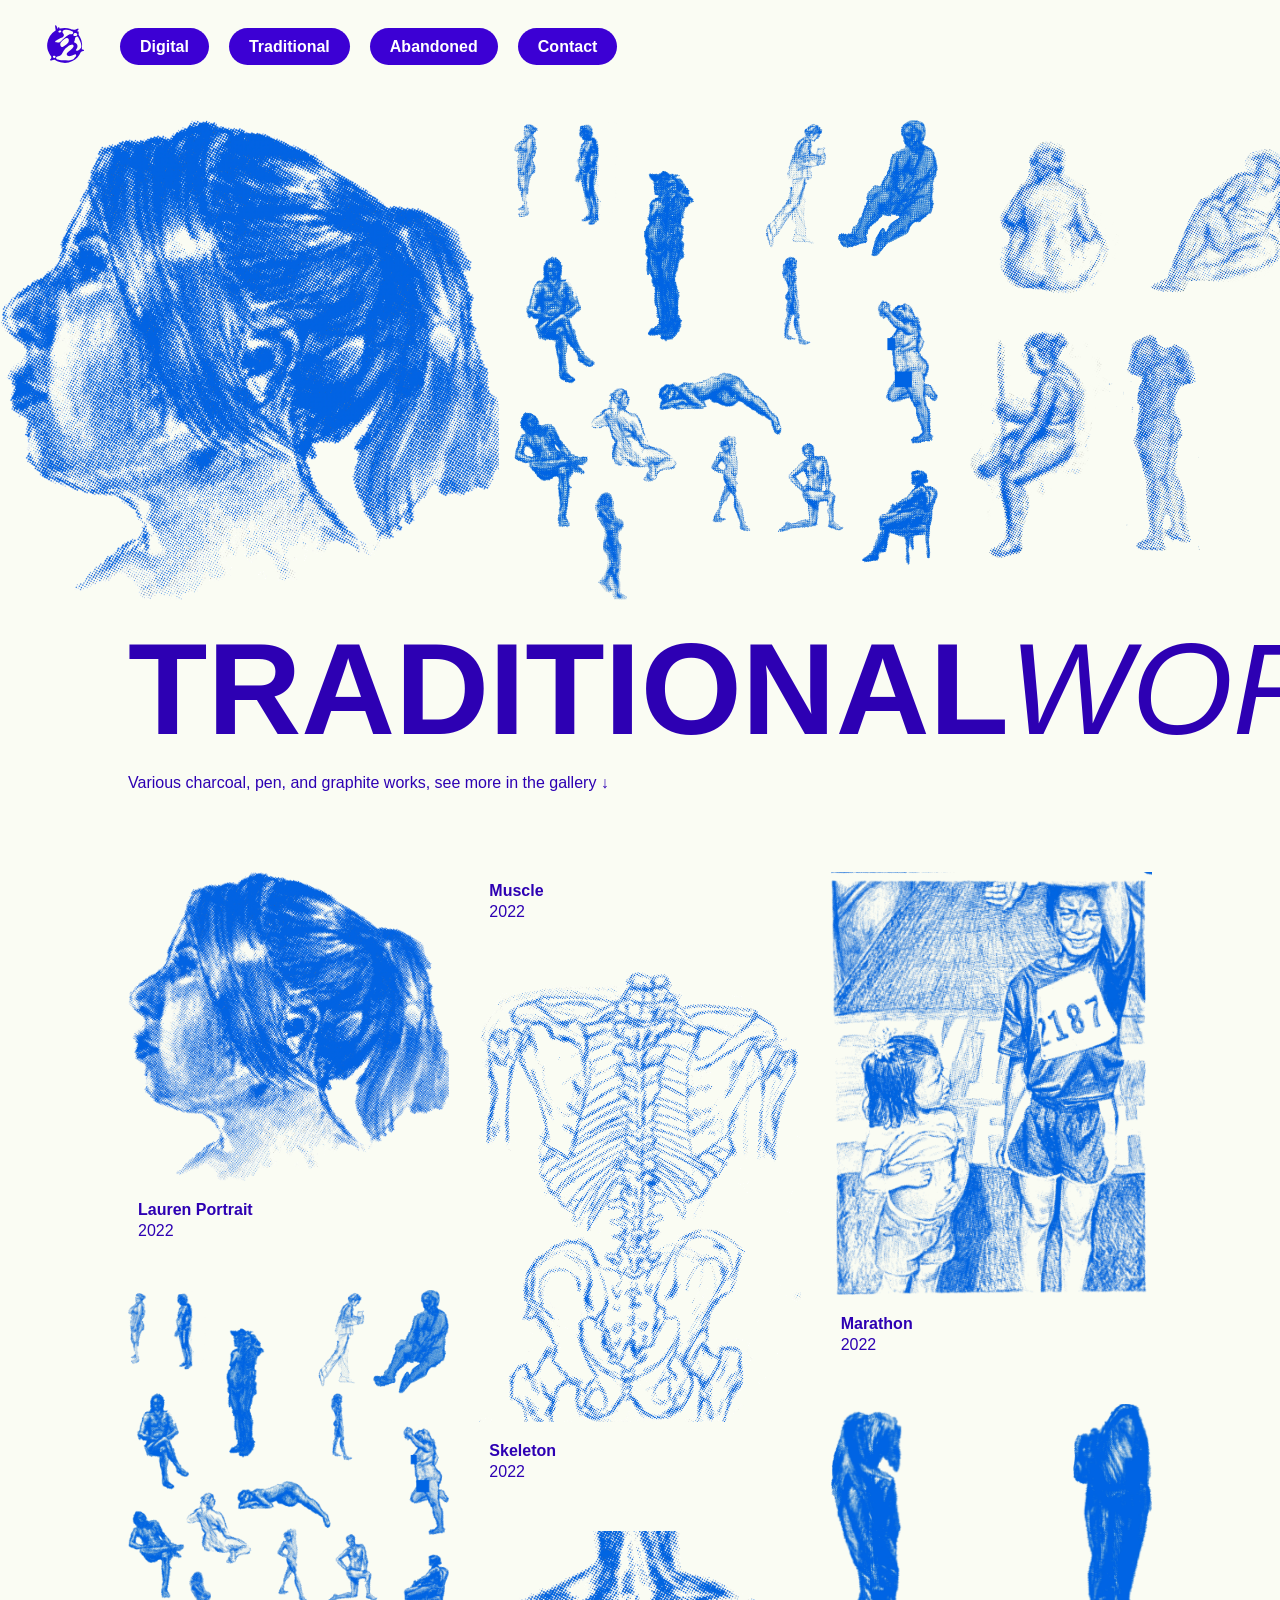
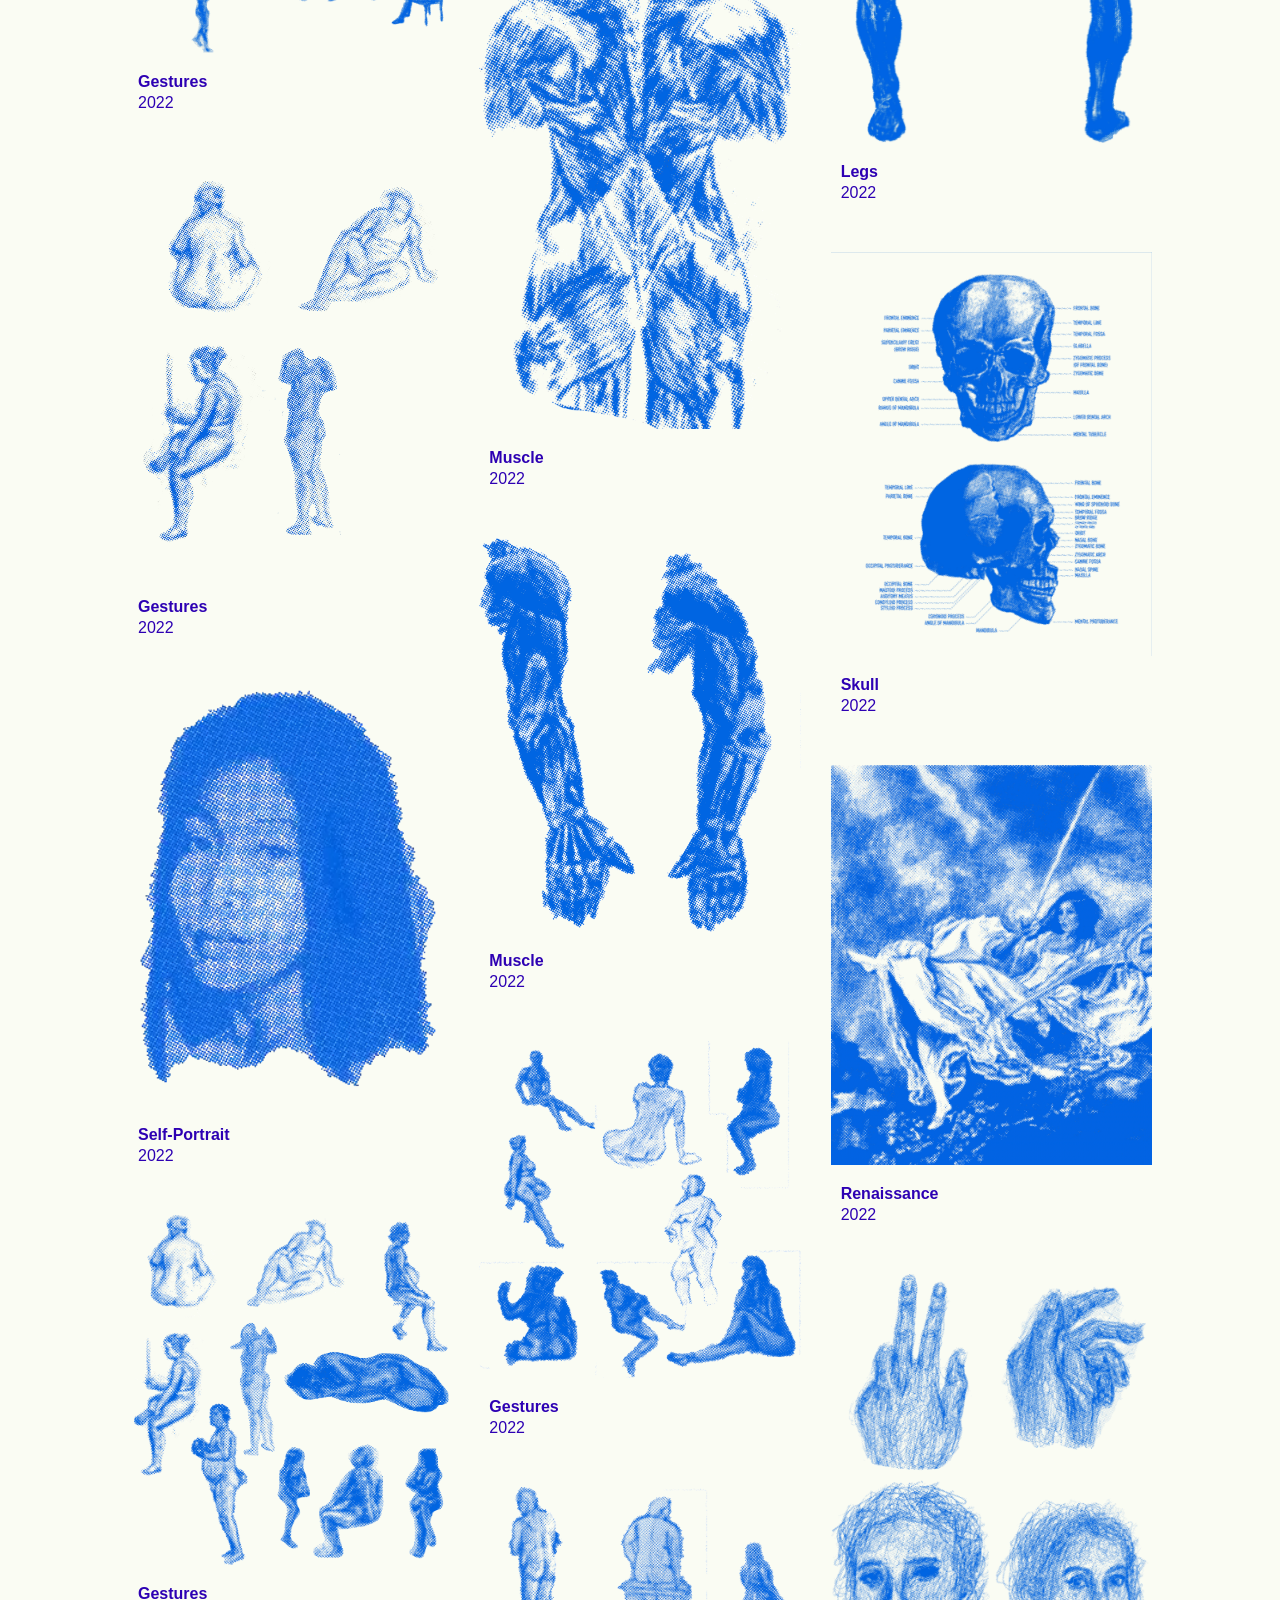
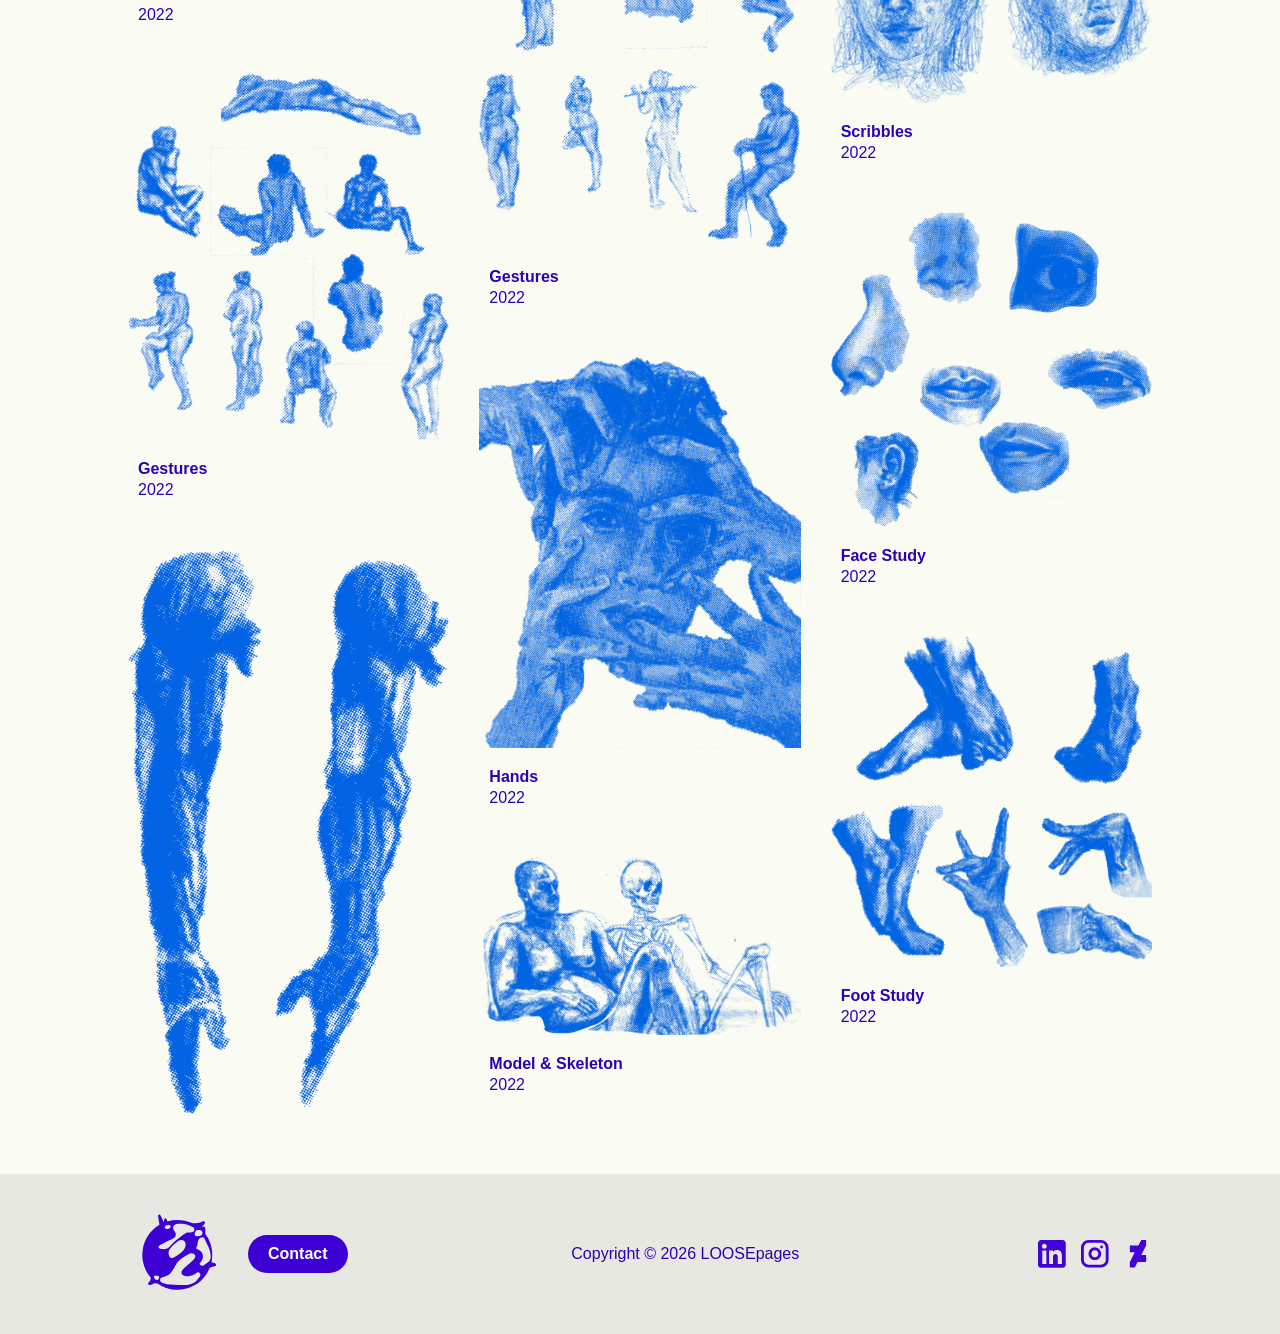
<file: traditionalwork.html>
<!DOCTYPE html>
<html lang="en">
<head>
    <meta charset="UTF-8">
    <title>Traditional Works | LOOSEpages</title>
    <meta name="viewport" content="width=device-width, initial-scale=1.0">
    
<!-- Google tag (gtag.js) -->
<script async src="https://www.googletagmanager.com/gtag/js?id=G-NQSBV1KRGG"></script>
<script>
  window.dataLayer = window.dataLayer || [];
  function gtag(){dataLayer.push(arguments);}
  gtag('js', new Date());

  gtag('config', 'G-NQSBV1KRGG');
</script>
    <link rel="stylesheet" href="loosepagesstyle.css">
        <link rel="icon" type="image/x-icon" href="Favicon.svg">
</head>
<body>

<!-- ================= HEADER ================= -->
<header class="navbar">
    <div class="nav-container">
        <div class="nav-left">
            <a href="index.html" class="logo">
                <img src="Favicon.svg" alt="Logo">
            </a>
            <ul class="nav-links">
                <li><a href="digitalwork.html">Digital</a></li>
                <li><a href="traditionalwork.html">Traditional</a></li>
                <li><a href="abandoned.html">Abandoned</a></li>
                <li><a href="contact.html">Contact</a></li>
            </ul>
        </div>
    </div>
</header>

<!-- ================= CAROUSEL ================= -->
<div class="carousel">
    <div class="carousel-tracktraditional">
         <div class="carousel-item">
                <img src="Traditional/traditional (1).webp" alt="">
            </div>

            <div class="carousel-item">
                <img src="Traditional/traditional (2).webp" alt="">
            </div>

            <div class="carousel-item">
                <img src="Traditional/traditional (3).webp" alt="">
            </div>
            <div class="carousel-item">
                <img src="Traditional/traditional (4).webp" alt="">
            </div>

            <div class="carousel-item">
                <img src="Traditional/traditional (5).webp" alt="">
            </div>

            <div class="carousel-item">
                <img src="Traditional/traditional (6).webp" alt="">
            </div>

            <div class="carousel-item">
                <img src="Traditional/traditional (7).webp" alt="">
            </div>

            <div class="carousel-item">
                <img src="Traditional/traditional (8).webp" alt="">
            </div>

            <div class="carousel-item">
                <img src="Traditional/traditional (9).webp" alt="">
            </div>
            
            <div class="carousel-item">
                <img src="Traditional/traditional (10).webp" alt="">
            </div>

            <div class="carousel-item">
                <img src="Traditional/traditional (11).webp" alt="">
            </div>

            <div class="carousel-item">
                <img src="Traditional/traditional (12).webp" alt="">

            </div>

            <div class="carousel-item">
                <img src="Traditional/traditional (13).webp" alt="">

            </div>

            <div class="carousel-item">
                <img src="Traditional/traditional (14).webp" alt="">

            </div>

            <div class="carousel-item">
                <img src="Traditional/traditional (15).webp" alt="">

            </div>

            <div class="carousel-item">
                <img src="Traditional/traditional (16).webp" alt="">

            </div>

            <div class="carousel-item">
                <img src="Traditional/traditional (17).webp" alt="">

            </div>

            <div class="carousel-item">
                <img src="Traditional/traditional (18).webp" alt="">

            </div>

            <div class="carousel-item">
                <img src="Traditional/traditional (19).webp" alt="">
            </div>

            <div class="carousel-item">
                <img src="Traditional/traditional (20).webp" alt="">

            </div>

            <div class="carousel-item">
                <img src="Traditional/traditional (21).webp" alt="">
            </div>
    </div>
    </div>

<!-- ================= PAGE TITLE ================= -->
<section class="gallery-title-section">
    <h1 class="gallery-title">TRADITIONAL<span>WORKS</span></h1>
    <p class="gallery-sub">Various charcoal, pen, and graphite works, see more in the gallery ↓</p>
</section>

<!-- ================= MASONRY GALLERY ================= -->
<section class="masonry-gallery">

   <div class="gallery-item">
    <img src="Traditional/traditional (1).webp">
    <div class="gallery-meta">
        <h4>Lauren Portrait</h4>
        <p>2022</p>
    </div>
</div>
<div class="gallery-item">
    <img src="Traditional/traditional (2).webp">
    <div class="gallery-meta">
        <h4>Gestures</h4>
        <p>2022</p>
    </div>
</div>
<div class="gallery-item">
    <img src="Traditional/traditional (3).webp">
    <div class="gallery-meta">
        <h4>Gestures</h4>
        <p>2022</p>
    </div>
</div>
<div class="gallery-item">
    <img src="Traditional/traditional (4).webp">
    <div class="gallery-meta">
        <h4>Self-Portrait</h4>
        <p>2022</p>
    </div>
</div>
<div class="gallery-item">
    <img src="Traditional/traditional (5).webp">
    <div class="gallery-meta">
        <h4>Gestures</h4>
        <p>2022</p>
    </div>
</div>
<div class="gallery-item">
    <img src="Traditional/traditional (6).webp">
    <div class="gallery-meta">
        <h4>Gestures</h4>
        <p>2022</p>
    </div>
</div>
<div class="gallery-item">
    <img src="Traditional/traditional (7).webp">
    <div class="gallery-meta">
        <h4>Muscle</h4>
        <p>2022</p>
    </div>
</div>
<div class="gallery-item">
    <img src="Traditional/traditional (8).webp">
    <div class="gallery-meta">
        <h4>Skeleton</h4>
        <p>2022</p>
    </div>
</div>
<div class="gallery-item">
    <img src="Traditional/traditional (9).webp">
    <div class="gallery-meta">
        <h4>Muscle</h4>
        <p>2022</p>
    </div>
</div>
<div class="gallery-item">
    <img src="Traditional/traditional (10).webp">
    <div class="gallery-meta">
        <h4>Muscle</h4>
        <p>2022</p>
    </div>
</div>
<div class="gallery-item">
    <img src="Traditional/traditional (11).webp">
    <div class="gallery-meta">
        <h4>Gestures</h4>
        <p>2022</p>
    </div>
</div>
<div class="gallery-item">
    <img src="Traditional/traditional (12).webp">
    <div class="gallery-meta">
        <h4>Gestures</h4>
        <p>2022</p>
    </div>
</div>
<div class="gallery-item">
    <img src="Traditional/traditional (13).webp">
    <div class="gallery-meta">
        <h4>Hands</h4>
        <p>2022</p>
    </div>
</div>
<div class="gallery-item">
    <img src="Traditional/traditional (14).webp">
    <div class="gallery-meta">
        <h4>Model & Skeleton</h4>
        <p>2022</p>
    </div>
</div>
<div class="gallery-item">
    <img src="Traditional/traditional (15).webp">
    <div class="gallery-meta">
        <h4>Marathon</h4>
        <p>2022</p>
    </div>
</div>
<div class="gallery-item">
    <img src="Traditional/traditional (16).webp">
    <div class="gallery-meta">
        <h4>Legs</h4>
        <p>2022</p>
    </div>
</div>
<div class="gallery-item">
    <img src="Traditional/traditional (17).webp">
    <div class="gallery-meta">
        <h4>Skull</h4>
        <p>2022</p>
    </div>
</div>
<div class="gallery-item">
    <img src="Traditional/traditional (18).webp">
    <div class="gallery-meta">
        <h4>Renaissance</h4>
        <p>2022</p>
    </div>
</div>
<div class="gallery-item">
    <img src="Traditional/traditional (19).webp">
    <div class="gallery-meta">
        <h4>Scribbles</h4>
        <p>2022</p>
    </div>
</div>
<div class="gallery-item">
    <img src="Traditional/traditional (20).webp">
    <div class="gallery-meta">
        <h4>Face Study</h4>
        <p>2022</p>
    </div>
</div>
<div class="gallery-item">
    <img src="Traditional/traditional (21).webp">
    <div class="gallery-meta">
        <h4>Foot Study</h4>
        <p>2022</p>
    </div>
</div>

</section>

<script>
const items = document.querySelectorAll('.carousel-item');
const next = document.querySelector('.next');
const prev = document.querySelector('.prev');

let index = 0;

function updateCarousel() {
    items.forEach(item => item.classList.remove('active'));
    items[index].classList.add('active');
}

next.addEventListener('click', () => {
    index = (index + 1) % items.length;
    updateCarousel();
});

prev.addEventListener('click', () => {
    index = (index - 1 + items.length) % items.length;
    updateCarousel();
});
</script>

</body>

<!-- ================= FOOTER ================= -->
<footer>
    <div class="footer-left">
        <a href="index.html">
            <img src="Favicon.svg" alt="Footer Logo">
        </a>
        <a href="contact.html" class="footer-contact">Contact</a>
    </div>

    <div class="footer-center">
        <p>Copyright © 2026 LOOSEpages</p>
    </div>

    <div class="footer-right">
        <a href="https://www.linkedin.com/in/kaylani-reyes-816a67248"><img src="LI.svg" alt="LinkedIn"></a>
        <a href="https://www.instagram.com/wollypog_/"><img src="IG.svg" alt="Instagram"></a>
        <a href="https://www.deviantart.com/wollypog"><img src="Deviant.svg" alt="deviantart"></a>
    </div>
</footer>

</html>
</file>
<file: loosepagesstyle.css>
/* =============== GLOBAL =============== */
* {
    margin: 0;
    padding: 0;
    box-sizing: border-box;
}

body {
    font-family: Arial, Helvetica, sans-serif;
    background-color: #FAFCF3;
    color: #2d00b3;
}

a {
    text-decoration: none;
}

/* =============== NAVBAR =============== */
.navbar {
    position: sticky;
    top: 0;
    background-color: #FAFCF3;
    padding: 20px 40px;
    z-index: 1000;
}

.nav-container {
    display: flex;
    justify-content: flex-start;
    align-items: center;
}

.nav-left {
    display: flex;
    align-items: center;
    gap: 30px;
}

.logo img {
    width: 50px;
}

.nav-links {
    display: flex;
    gap: 20px;
    list-style: none;
    font-weight: bold;
}

.nav-links a {
    background-color: #3c00d4;
    color: white;
    padding: 10px 20px;
    border-radius: 25px;
    transition: 0.3s;
}

.nav-links a:hover {
    background-color: #26008a;
}

/* =============== HERO =============== */
.hero {
  margin-top: 30px;
     background-color: #F5F5F5; 
    border-radius: 12px;       
box-shadow: 9px 4px 20.9px 9px rgba(47, 0, 159, 0.17);
padding-top: 2%;
}

.hero-content {
    display: flex;
    flex-wrap: wrap;
    align-items: center;
    gap: 50px;
    padding-left: 200px;
}

.hero-image img {
    max-width: 500px;
    width: auto;
}


.hero-text h1 {
    font-size: 70px;
    margin-bottom: 20px;
}

.hero-text p {
    font-size: 20px;
    margin-bottom: 15px;
    max-width: 700px;
}

.cta-button {
    display: inline-block;
    background-color: #3c00d4;
    color: white;
    padding: 15px 30px;
    border-radius: 80px;
    margin-top: 15px;
    font-weight: bold;
    font-size: 24px;
}

/* =============== TITLE SECTION =============== */
.title-section {
    padding: 80px 10%;
}

.big-title {
    font-size: clamp(60px, 20vw, 210px);
    text-align: center;
    line-height: 1;
    font-weight: bold;
        font-style: italic;
    margin-bottom: 40px;
    text-align: center; 
}

.big-title span {
    font-weight:lighter;
    font-style: italic;
margin-bottom: 40px;
    font-size: clamp(60px, 20vw, 210px);
    text-align: center;
    line-height: 1;
}

.about-grid {
    display: flex;
    flex-wrap: wrap;
    gap: 60px;
    padding-top: 5%;
}

.about-text {
    flex: 2;
    padding-right: 5%;
}

.recent {
    flex: 1;
    border-left: 3px solid #00cfff;
    padding-left: 20px;
}

/* =============== IMAGE GRID =============== */
.image-grid {
    display: flex;
    flex-wrap: wrap;
    gap: 40px;
    padding: 80px 10%;
    align-items: flex-start;
}

.small-grid {
    display: grid;
    grid-template-columns: repeat(2, 1fr);
    gap: 30px;
        max-width: 40%;
}

#decor-grid {rotate: 90deg;
    max-width: 80%;
           }
#decor-gridR {rotate: 270deg;
            max-width: 80%}


.small-grid img,
.large-image img {
    width: 100%;
}

.large-image {
    flex: 1;
        max-width: 50%;
        margin: auto;
}

/* =============== FOOTER =============== */
footer {
    display: flex;
    justify-content: space-between;
    align-items: center;
    padding: 30px 10%;
    background-color: #e8e8e3;
    flex-wrap: wrap;
    gap: 20px;
}

/* LEFT SIDE */
.footer-left {
    display: flex;
    align-items: center;
    gap: 20px;
}

.footer-left img {
    width: 100px;
    height: auto;
    display: block;
}

/* CONTACT BUTTON */
.footer-contact {
    background-color: #3c00d4;
    color: white;
    padding: 10px 20px;
    border-radius: 25px;
    font-weight: bold;
}

/* RIGHT SIDE ICONS */
.footer-right {
    display: flex;
    align-items: center;
}

.footer-right img {
    width: 28px;
    height: 28px;
    margin-left: 15px;
    display: block;
}
/* ===================================== */
/* ========== CONTACT PAGE ============= */
/* ===================================== */

/* Contact Hero Section */
.contact-hero {
    padding: 60px 10%;
}

.contact-title {
    font-size: clamp(60px, 12vw, 160px);
    font-weight: bold;
    line-height: 0.9;
    text-align: center;
    margin: 20px auto;
}

.contact-title span {
    font-weight: lighter;
    font-style: italic;
     text-align: center;
}

.contact-intro {
    margin: 20px auto;
    max-width: 800px;

}

/* Contact Form Section */
.contact-section {
    display: flex;
    flex-wrap: wrap;
    gap: 60px;
    padding: 60px 10%;
    background-color: #F5F5F5;
}

.contact-image img {
    width: 100%;
    max-width: 500px;
}

.contact-form-wrapper {
    flex: 1;
}

form {
    display: flex;
    flex-direction: column;
    gap: 20px;
}

.name-row {
    display: flex;
    gap: 20px;
}

.form-group {
    display: flex;
    flex-direction: column;
    flex: 1;
}

label {
    font-weight: bold;
    margin-bottom: 6px;
}

input,
textarea {
    padding: 12px;
    border-radius: 8px;
    border: 1px solid #ccc;
    font-size: 14px;
}

input:focus,
textarea:focus {
    outline: none;
    border-color: #3c00d4;
}

.submit-btn {
    margin-top: 20px;
    padding: 15px;
    background-color: #3c00d4;
    color: white;
    border: none;
    border-radius: 30px;
    font-size: 16px;
    font-weight: bold;
    cursor: pointer;
}

.submit-btn:hover {
    background-color: #26008a;
}

/* Contact Links Section */
.contact-links {
    padding: 60px 10%;
    display: flex;
    flex-direction: column;
    gap: 20px;
}

.contact-links a {
    font-size: 28px;
    text-decoration: underline;
}
/* ================================================= */
/* ========== DIGITAL/TRADITIONAL PAGES ============ */
/* ================================================= */

.video {
    display: flex;
    justify-content: center;
    gap: 50px;
}


/* ========== CAROUSEL ================= */

.carousel{
    display: flex;
    width: 100%;
    padding-top: 2%;
    overflow-x: auto;
}

.carousel::-webkit-scrollbar {display: none;} 

.carousel-trackdigital {
    display: flex;
    gap: 15px;
    animation: spin 80s infinite linear;
}
.carousel-tracktraditional {
    display: flex;
    gap: 15px;
    animation: spin 35s infinite linear;
}

.carousel-item {
    flex: 0 0 5em;}
.carousel-item img {
    max-height: 30em;
    min-height: 30em;
    width:fit-content;
}

@keyframes spin{from {translate: 0;}
                to {translate: -50%;}
            }

.gallery-title-section {
    padding: 0% 10%;
    margin: 20px auto;
}

.gallery-title {
    font-size: clamp(60px, 12vw, 130px);
    font-weight: bold;
    line-height: 1;
    margin: 20px auto;
}

.gallery-title span {
    font-weight: lighter;
    font-style: italic;
}

.gallery-sub {
    margin-top: 10px;
}

/* ========== MASONRY GALLERY ========== */

.masonry-gallery {
    column-count: 3;
    column-gap: 30px;
    padding: 60px 10%;
}

.gallery-item {
    break-inside:auto;
    margin-bottom: 40px;
}

.gallery-item img {
    width: 100%;
    display: block;
}

.gallery-meta {
    text-align: left;
    margin-top: 10px;
    width: 100%;
    padding: 10px;
}

.gallery-meta h4 {
    margin-bottom: 3px;
}

/* ================= ABANDONED PAGE ================= */

.abandoned-header {
    text-align: center;
    padding: 60px 10% 20px;
}

.subtitle {
    font-size: 14px;
    margin-bottom: 20px;
}

.abandoned-title {
 font-size: clamp(60px, 12vw, 160px);
    font-weight: bold;
    letter-spacing: -2px;
    padding-left: 0%;
}

.abandoned-title span {
    font-style: italic;
    font-weight: lighter;
}

/* TABLE STYLING */

.abandoned-content {
    padding: 40px 8%;
}

.ideas-table {
    width: 100%;
    border-collapse: collapse;
}

.ideas-table thead th {
    text-align: center;
    font-weight: bold;
    padding-bottom: 15px;
    border-bottom: 2px solid #00cfff;
}

.ideas-table td {
    padding: 40px 20px;
    vertical-align: top;
}

/* Image Boxes */

.image-box {
    padding: 10px;
}

.image-box img {
    width: 100%;
    height: auto;
    display: block;
}

/* Text Cells */

.text-cellleft h4 {
    font-weight: bold;
    margin-bottom: 10px;
    text-align: right;
}

.text-cellleft p {
    font-size: 14px;
    line-height: 1.4;
    text-align: right;
}

.text-cellright h4 {
    font-weight: bold;
    margin-bottom: 10px;
}

.text-cellright p {
    font-size: 14px;
    line-height: 1.4;
}


/* =============== RESPONSIVE =============== */
@media (max-width: 900px) {
    .big-title {
        font-size: 60px;
    }

    .hero-content {
        flex-direction: column;
        text-align: left;
    }

    .image-grid {
        flex-direction: column;
    }

    footer {
        flex-direction: column;
        text-align: center;
    }

    /* Contact Responsive */
.contact-section {
    flex-direction: column;
}

.name-row {
    flex-direction: column;
}

.contact-title {
    text-align: left;
}

.masonry-gallery {
    column-count: 1;
}

.carousel-section {
    flex-direction: column;
}
}
</file>
